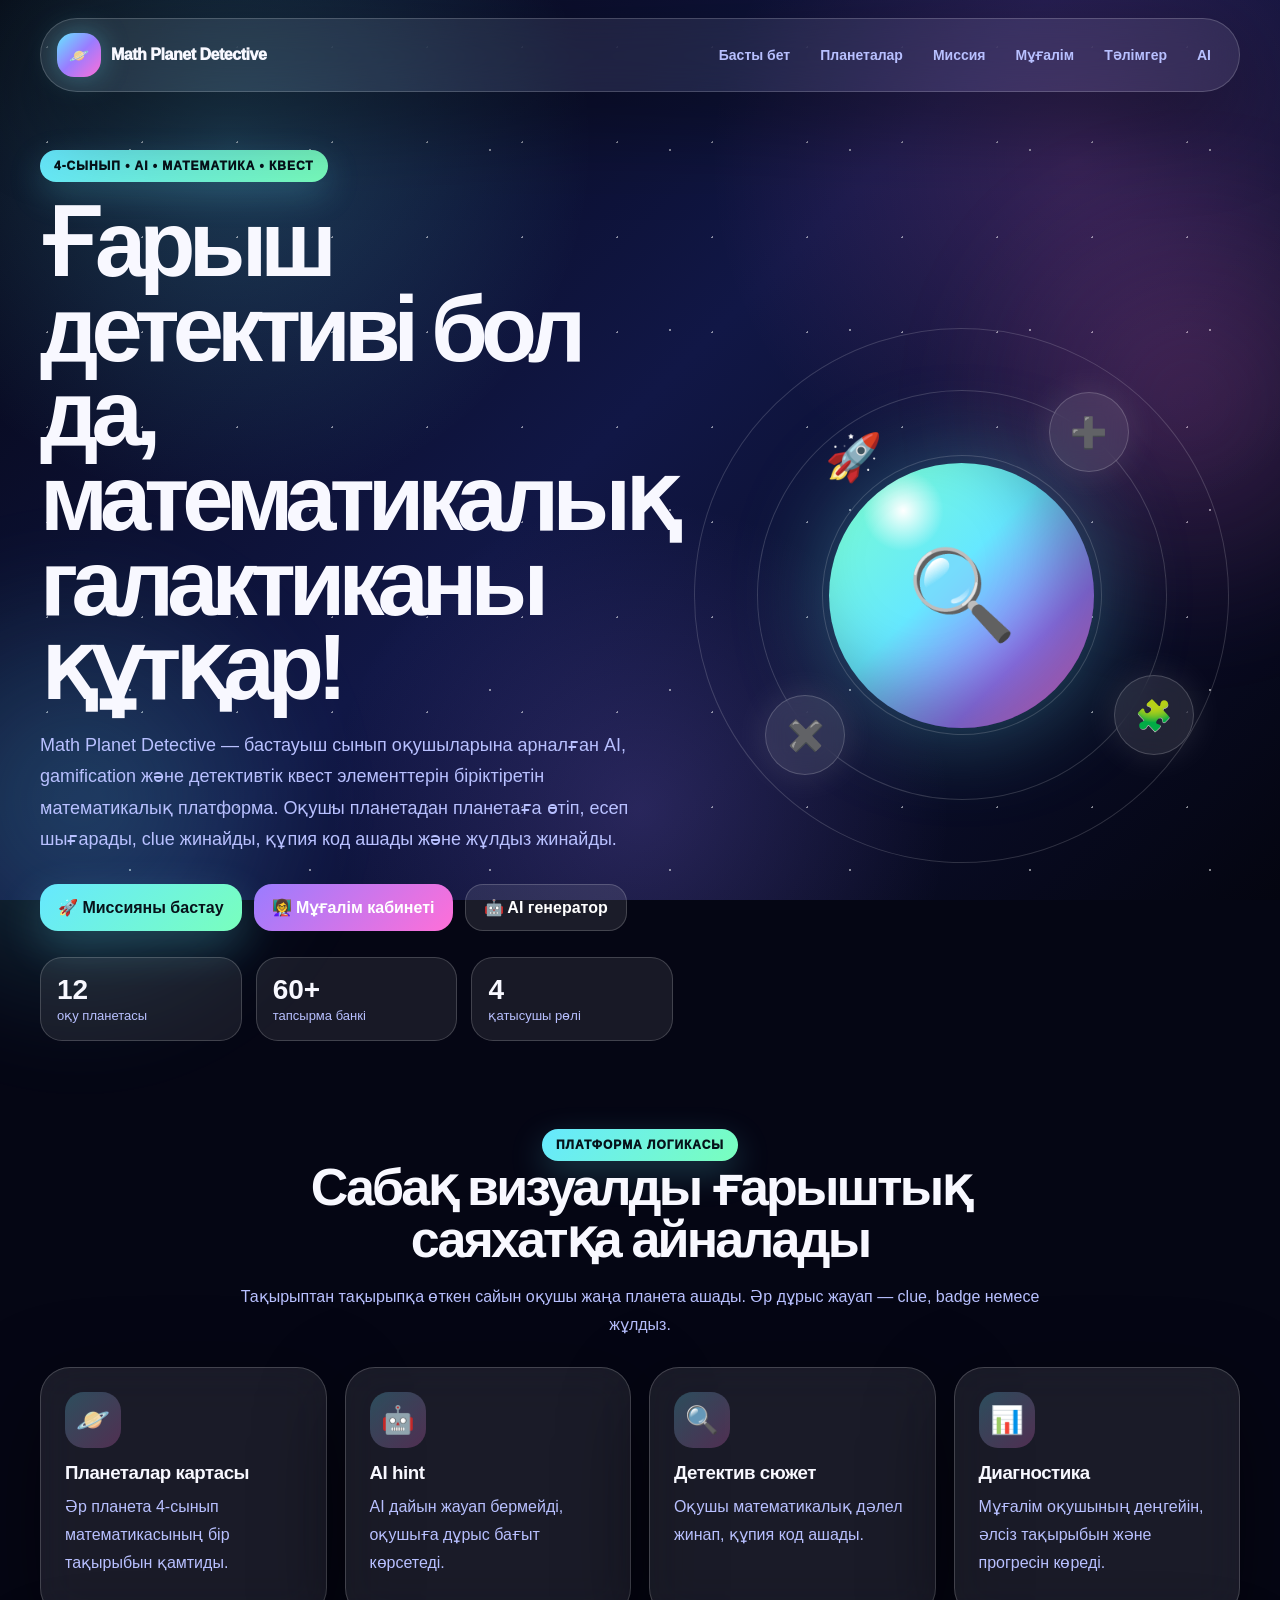
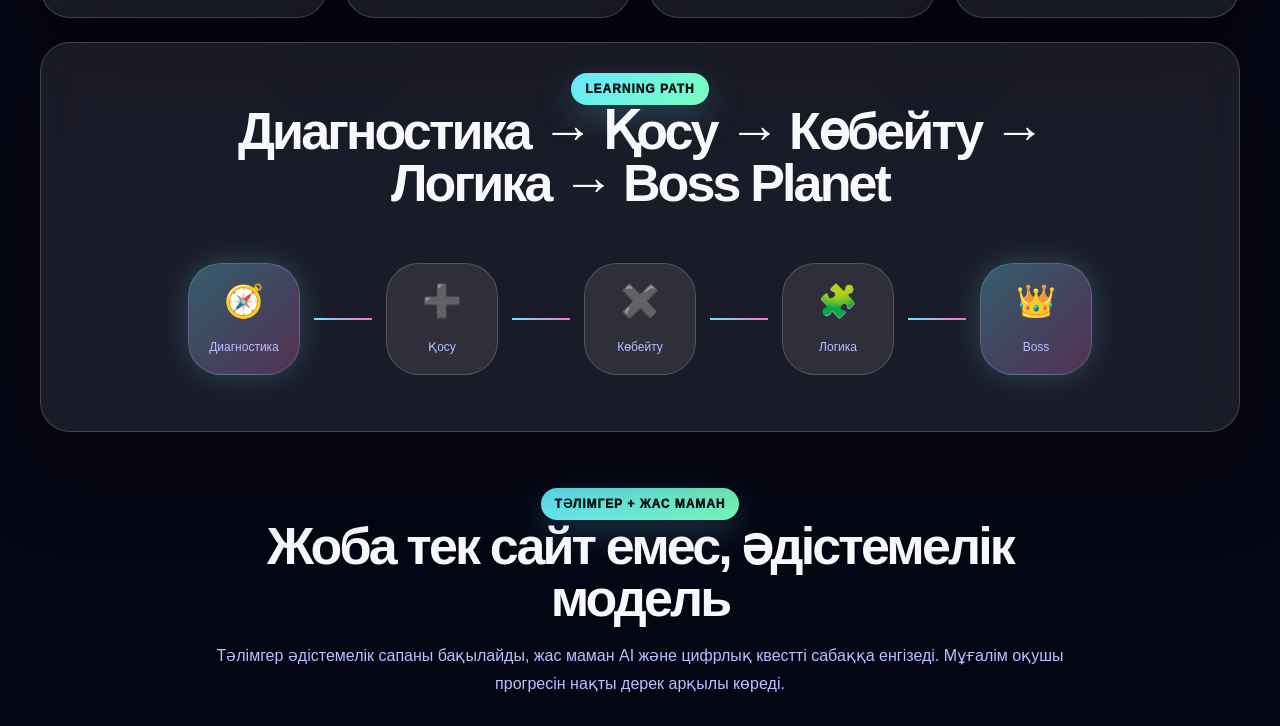
<file: index.html>
<!DOCTYPE html>
<html lang="kk">
<head>
  <meta charset="UTF-8" />
  <meta name="viewport" content="width=device-width, initial-scale=1.0" />
  <title>Math Planet Detective PRO</title>
  <link rel="stylesheet" href="css/style.css" />
</head>
<body>

  <div class="nebula nebula-1"></div>
  <div class="nebula nebula-2"></div>

  <header class="topbar">
    <a href="index.html" class="logo">
      <span class="logo-icon">🪐</span>
      <span>Math Planet Detective</span>
    </a>

    <nav>
      <a href="index.html">Басты бет</a>
      <a href="planets.html">Планеталар</a>
      <a href="mission.html">Миссия</a>
      <a href="teacher.html">Мұғалім</a>
      <a href="mentor.html">Тәлімгер</a>
      <a href="ai-generator.html">AI</a>
    </nav>
  </header>

  <main class="container">

    <section class="hero">
      <div class="hero-text">
        <span class="tag">4-сынып • AI • математика • квест</span>

        <h1>Ғарыш детективі бол да, математикалық галактиканы құтқар!</h1>

        <p>
          Math Planet Detective — бастауыш сынып оқушыларына арналған
          AI, gamification және детективтік квест элементтерін біріктіретін
          математикалық платформа. Оқушы планетадан планетаға өтіп,
          есеп шығарады, clue жинайды, құпия код ашады және жұлдыз жинайды.
        </p>

        <div class="hero-buttons">
         <a href="student-login.html" class="btn primary">🚀 Миссияны бастау</a>
          <a href="teacher.html" class="btn secondary">👩‍🏫 Мұғалім кабинеті</a>
          <a href="ai-generator.html" class="btn ghost">🤖 AI генератор</a>
        </div>

        <div class="hero-stats">
          <div>
            <b>12</b>
            <span>оқу планетасы</span>
          </div>
          <div>
            <b>60+</b>
            <span>тапсырма банкі</span>
          </div>
          <div>
            <b>4</b>
            <span>қатысушы рөлі</span>
          </div>
        </div>
      </div>

      <div class="hero-visual">
        <div class="orbit orbit-1"></div>
        <div class="orbit orbit-2"></div>
        <div class="orbit orbit-3"></div>

        <div class="main-planet">🔍</div>

        <div class="mini-planet p1">➕</div>
        <div class="mini-planet p2">✖️</div>
        <div class="mini-planet p3">🧩</div>
        <div class="rocket">🚀</div>
      </div>
    </section>

    <section class="section-title">
      <span class="tag">Платформа логикасы</span>
      <h2>Сабақ визуалды ғарыштық саяхатқа айналады</h2>
      <p>
        Тақырыптан тақырыпқа өткен сайын оқушы жаңа планета ашады.
        Әр дұрыс жауап — clue, badge немесе жұлдыз.
      </p>
    </section>

    <section class="feature-grid">
      <div class="feature-card">
        <div class="feature-icon">🪐</div>
        <h3>Планеталар картасы</h3>
        <p>Әр планета 4-сынып математикасының бір тақырыбын қамтиды.</p>
      </div>

      <div class="feature-card">
        <div class="feature-icon">🤖</div>
        <h3>AI hint</h3>
        <p>AI дайын жауап бермейді, оқушыға дұрыс бағыт көрсетеді.</p>
      </div>

      <div class="feature-card">
        <div class="feature-icon">🔍</div>
        <h3>Детектив сюжет</h3>
        <p>Оқушы математикалық дәлел жинап, құпия код ашады.</p>
      </div>

      <div class="feature-card">
        <div class="feature-icon">📊</div>
        <h3>Диагностика</h3>
        <p>Мұғалім оқушының деңгейін, әлсіз тақырыбын және прогресін көреді.</p>
      </div>
    </section>

    <section class="panel">
      <div class="section-title small">
        <span class="tag">Learning path</span>
        <h2>Диагностика → Қосу → Көбейту → Логика → Boss Planet</h2>
      </div>

      <div class="mission-path">
        <div class="path-node active">🧭<small>Диагностика</small></div>
        <div class="path-line"></div>
        <div class="path-node">➕<small>Қосу</small></div>
        <div class="path-line"></div>
        <div class="path-node">✖️<small>Көбейту</small></div>
        <div class="path-line"></div>
        <div class="path-node">🧩<small>Логика</small></div>
        <div class="path-line"></div>
        <div class="path-node boss">👑<small>Boss</small></div>
      </div>
    </section>

    <section class="section-title">
      <span class="tag">Тәлімгер + жас маман</span>
      <h2>Жоба тек сайт емес, әдістемелік модель</h2>
      <p>
        Тәлімгер әдістемелік сапаны бақылайды, жас маман AI және цифрлық
        квестті сабаққа енгізеді. Мұғалім оқушы прогресін нақты дерек арқылы көреді.
      </p>
    </section>

  </main>

</body>
</html>
</file>
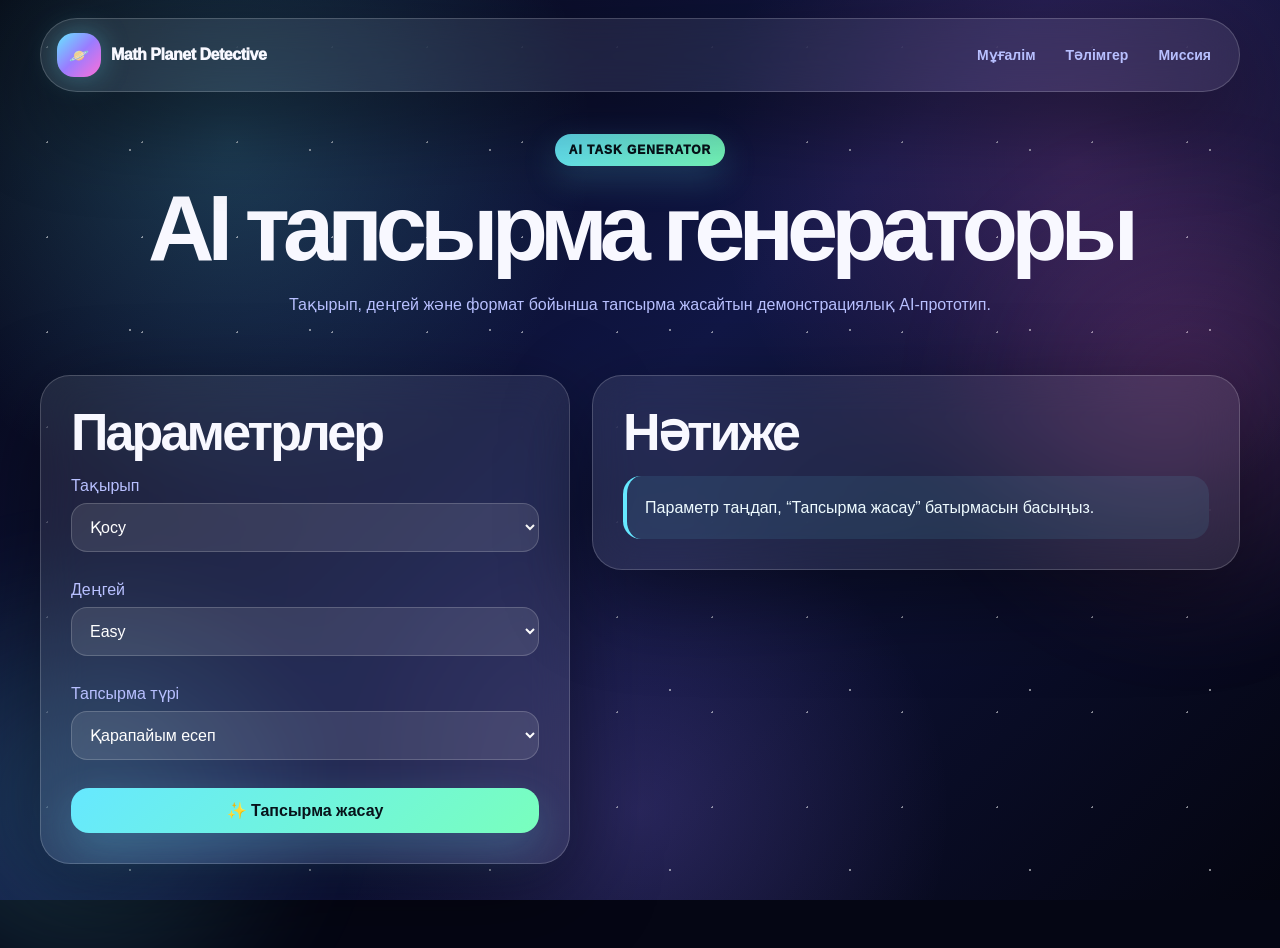
<file: ai-generator.html>
<!DOCTYPE html>
<html lang="kk">
<head>
  <meta charset="UTF-8" />
  <meta name="viewport" content="width=device-width, initial-scale=1.0" />
  <title>AI тапсырма генераторы</title>
  <link rel="stylesheet" href="css/style.css" />
</head>
<body>

  <div class="nebula nebula-1"></div>
  <div class="nebula nebula-2"></div>

  <header class="topbar">
    <a href="index.html" class="logo">
      <span class="logo-icon">🪐</span>
      <span>Math Planet Detective</span>
    </a>

    <nav>
      <a href="teacher.html">Мұғалім</a>
      <a href="mentor.html">Тәлімгер</a>
      <a href="mission.html">Миссия</a>
    </nav>
  </header>

  <main class="container">

    <section class="page-title">
      <span class="tag">AI Task Generator</span>
      <h1>AI тапсырма генераторы</h1>
      <p>
        Тақырып, деңгей және формат бойынша тапсырма жасайтын демонстрациялық AI-прототип.
      </p>
    </section>

    <section class="two-column">

      <div class="panel">
        <h2>Параметрлер</h2>

        <label>Тақырып</label>
        <select id="topic">
          <option value="addition">Қосу</option>
          <option value="subtraction">Азайту</option>
          <option value="multiplication">Көбейту</option>
          <option value="division">Бөлу</option>
          <option value="logic">Логика</option>
          <option value="geometry">Геометрия</option>
          <option value="measure">Өлшемдер</option>
          <option value="time">Уақыт</option>
          <option value="money">Ақша</option>
        </select>

        <label>Деңгей</label>
        <select id="level">
          <option value="easy">Easy</option>
          <option value="medium">Medium</option>
          <option value="pro">Pro</option>
        </select>

        <label>Тапсырма түрі</label>
        <select id="type">
          <option value="classic">Қарапайым есеп</option>
          <option value="story">Мәтіндік есеп</option>
          <option value="detective">Детектив жұмбақ</option>
          <option value="code">Құпия код</option>
        </select>

        <button class="btn primary full" id="generateBtn">✨ Тапсырма жасау</button>
      </div>

      <div class="panel">
        <h2>Нәтиже</h2>

        <div class="result-box" id="output">
          Параметр таңдап, “Тапсырма жасау” батырмасын басыңыз.
        </div>
      </div>

    </section>

  </main>

  <script src="js/generator.js"></script>
</body>
</html>
</file>
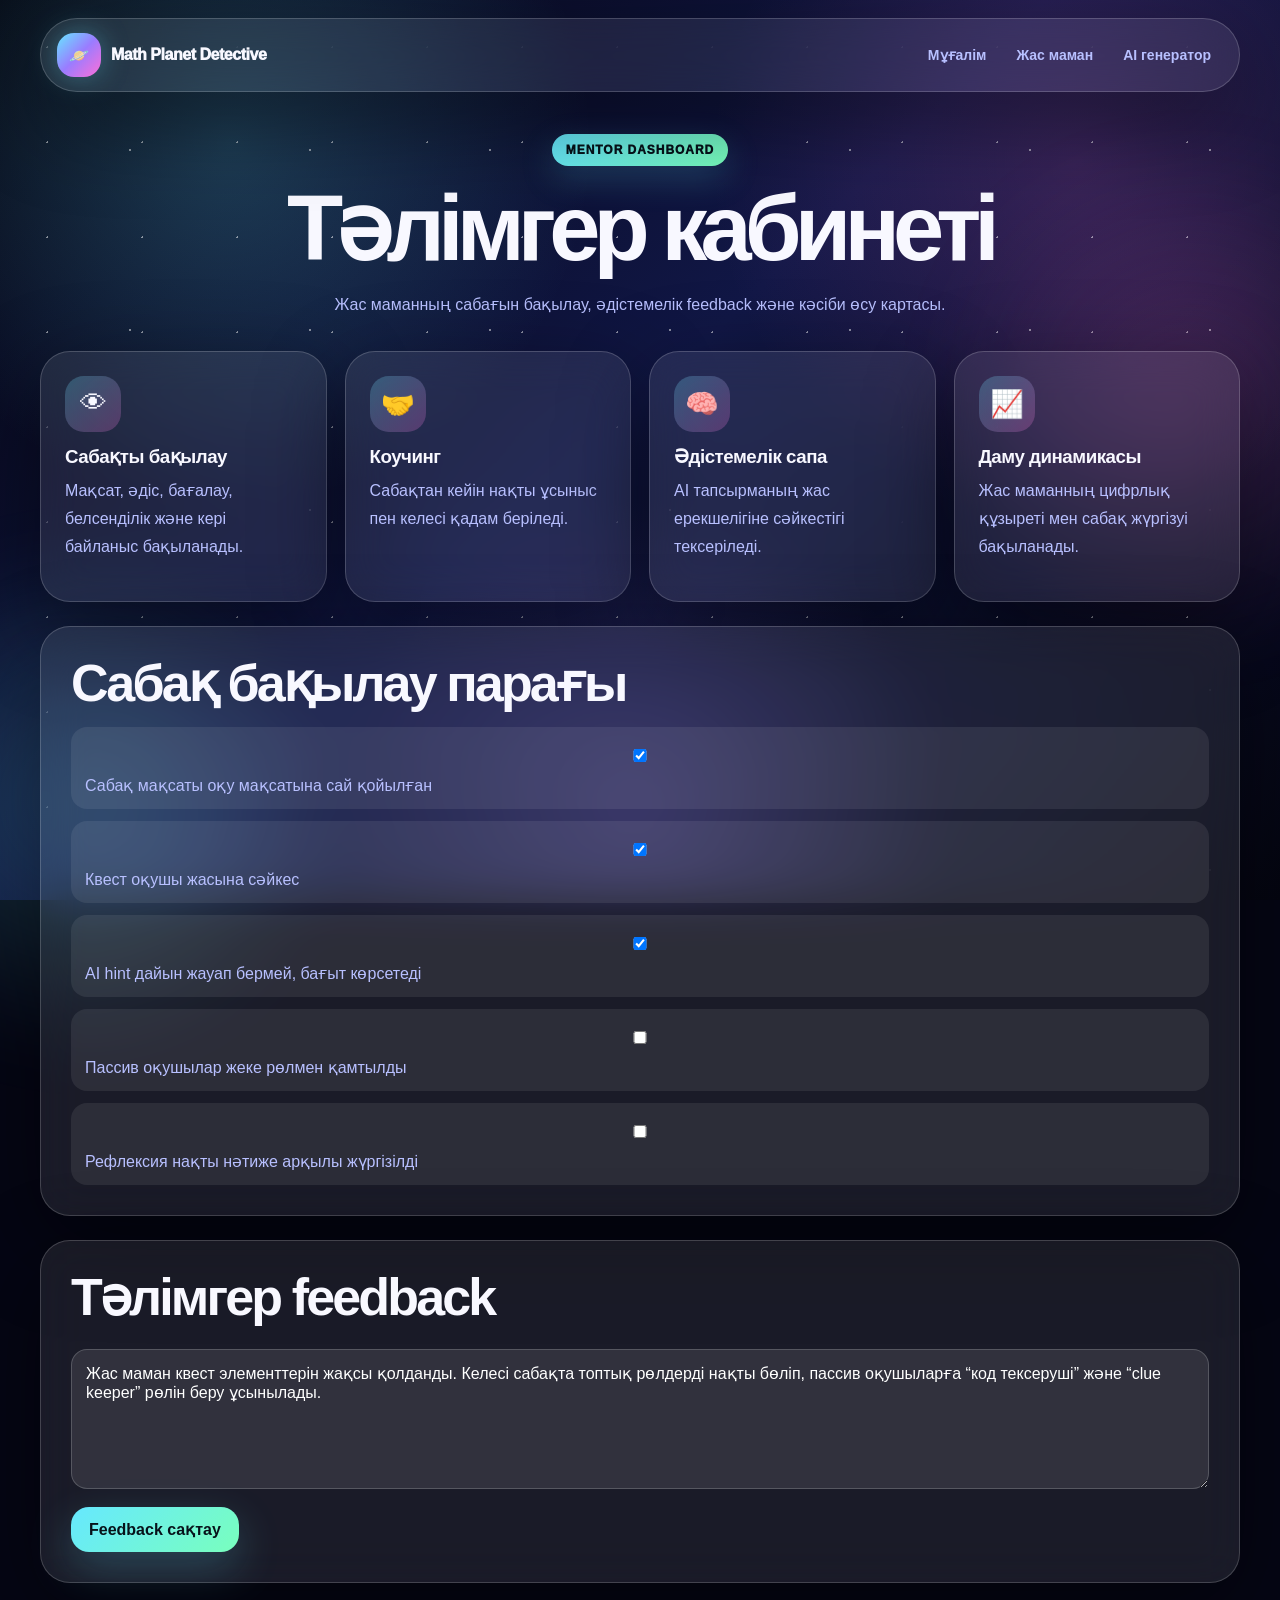
<file: mentor.html>
<!DOCTYPE html>
<html lang="kk">
<head>
  <meta charset="UTF-8" />
  <meta name="viewport" content="width=device-width, initial-scale=1.0" />
  <title>Тәлімгер кабинеті</title>
  <link rel="stylesheet" href="css/style.css" />
</head>
<body>

  <div class="nebula nebula-1"></div>
  <div class="nebula nebula-2"></div>

  <header class="topbar">
    <a href="index.html" class="logo">
      <span class="logo-icon">🪐</span>
      <span>Math Planet Detective</span>
    </a>

    <nav>
      <a href="teacher.html">Мұғалім</a>
      <a href="young-teacher.html">Жас маман</a>
      <a href="ai-generator.html">AI генератор</a>
    </nav>
  </header>

  <main class="container">

    <section class="page-title">
      <span class="tag">Mentor Dashboard</span>
      <h1>Тәлімгер кабинеті</h1>
      <p>
        Жас маманның сабағын бақылау, әдістемелік feedback және кәсіби өсу картасы.
      </p>
    </section>

    <section class="feature-grid">
      <div class="feature-card">
        <div class="feature-icon">👁</div>
        <h3>Сабақты бақылау</h3>
        <p>Мақсат, әдіс, бағалау, белсенділік және кері байланыс бақыланады.</p>
      </div>

      <div class="feature-card">
        <div class="feature-icon">🤝</div>
        <h3>Коучинг</h3>
        <p>Сабақтан кейін нақты ұсыныс пен келесі қадам беріледі.</p>
      </div>

      <div class="feature-card">
        <div class="feature-icon">🧠</div>
        <h3>Әдістемелік сапа</h3>
        <p>AI тапсырманың жас ерекшелігіне сәйкестігі тексеріледі.</p>
      </div>

      <div class="feature-card">
        <div class="feature-icon">📈</div>
        <h3>Даму динамикасы</h3>
        <p>Жас маманның цифрлық құзыреті мен сабақ жүргізуі бақыланады.</p>
      </div>
    </section>

    <section class="panel">
      <h2>Сабақ бақылау парағы</h2>

      <div class="checklist">
        <label><input type="checkbox" checked /> Сабақ мақсаты оқу мақсатына сай қойылған</label>
        <label><input type="checkbox" checked /> Квест оқушы жасына сәйкес</label>
        <label><input type="checkbox" checked /> AI hint дайын жауап бермей, бағыт көрсетеді</label>
        <label><input type="checkbox" /> Пассив оқушылар жеке рөлмен қамтылды</label>
        <label><input type="checkbox" /> Рефлексия нақты нәтиже арқылы жүргізілді</label>
      </div>
    </section>

    <section class="panel">
      <h2>Тәлімгер feedback</h2>

      <textarea>
Жас маман квест элементтерін жақсы қолданды. Келесі сабақта топтық рөлдерді нақты бөліп, пассив оқушыларға “код тексеруші” және “clue keeper” рөлін беру ұсынылады.
      </textarea>

      <button class="btn primary">Feedback сақтау</button>
    </section>

  </main>

</body>
</html>
</file>
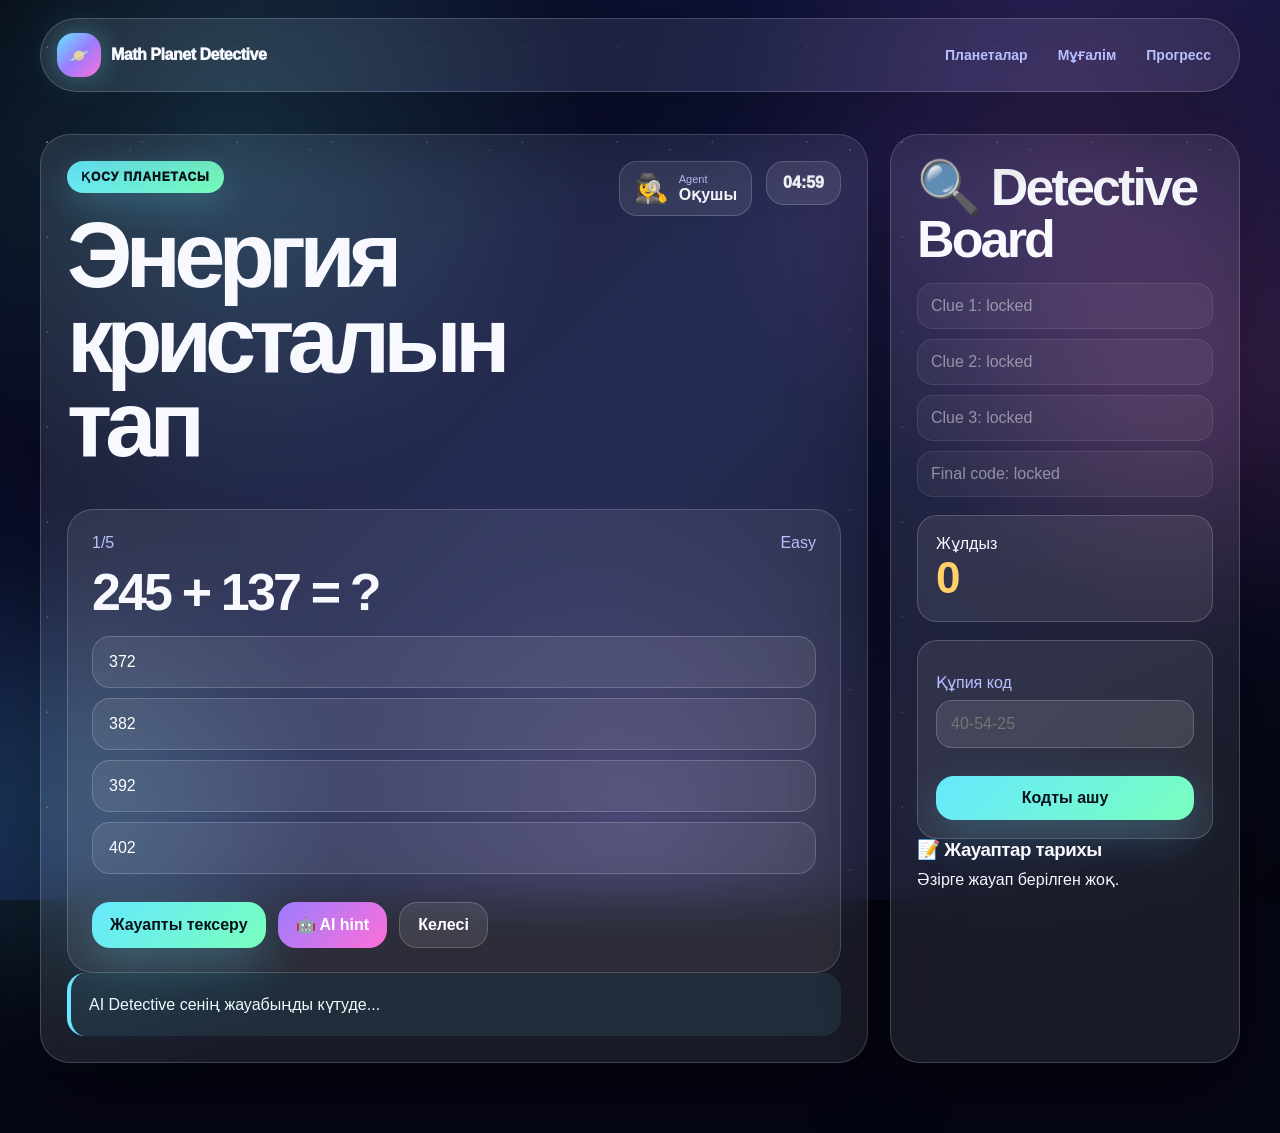
<file: mission.html>
<!DOCTYPE html>
<html lang="kk">
<head>
  <meta charset="UTF-8" />
  <meta name="viewport" content="width=device-width, initial-scale=1.0" />
  <title>Миссия</title>
  <link rel="stylesheet" href="css/style.css" />
</head>
<body>

  <div class="nebula nebula-1"></div>
  <div class="nebula nebula-2"></div>

  <header class="topbar">
    <a href="index.html" class="logo">
      <span class="logo-icon">🪐</span>
      <span>Math Planet Detective</span>
    </a>

    <nav>
      <a href="planets.html">Планеталар</a>
      <a href="teacher.html">Мұғалім</a>
      <a href="progress.html">Прогресс</a>
    </nav>
  </header>

  <main class="container">

    <section class="mission-layout">

      <div class="mission-card">
       <div class="mission-header">
  <div>
    <span class="tag" id="planetLabel">Қосу планетасы</span>
    <h1 id="missionTitle">Энергия кристалын тап</h1>
  </div>

  <div class="current-student-mini">
    <span id="miniStudentAvatar">🕵️‍♀️</span>
    <div>
      <small>Agent</small>
      <b id="miniStudentName">Оқушы</b>
    </div>
  </div>

  <div class="timer" id="timer">05:00</div>
</div>
        <div class="question-box">
          <div class="question-meta">
            <span id="questionNumber">1/5</span>
            <span id="difficulty">Easy</span>
          </div>

          <h2 id="questionText">245 + 137 = ?</h2>

          <div class="answers" id="answerArea"></div>

          <div class="hero-buttons" id="missionButtons">
            <button class="btn primary" id="checkBtn">Жауапты тексеру</button>
            <button class="btn secondary" id="hintBtn">🤖 AI hint</button>
            <button class="btn ghost" id="nextBtn">Келесі</button>
          </div>
        </div>

        <div class="feedback" id="feedback">
          AI Detective сенің жауабыңды күтуде...
        </div>
      </div>

    <aside class="detective-board">
  <h2>🔍 Detective Board</h2>

  <div id="clues">
    <div class="clue locked">Clue 1: locked</div>
    <div class="clue locked">Clue 2: locked</div>
    <div class="clue locked">Clue 3: locked</div>
    <div class="clue locked">Final code: locked</div>
  </div>

  <div class="score-box">
    <span>Жұлдыз</span>
    <b id="starsCount">0</b>
  </div>

  <div class="code-box">
    <label>Құпия код</label>
    <input type="text" id="secretCode" placeholder="40-54-25" />
    <button class="btn primary full" id="unlockBtn">Кодты ашу</button>
  </div>

  <div class="answers-history-box">
    <h3>📝 Жауаптар тарихы</h3>
    <div id="liveAnswersHistory">
      Әзірге жауап берілген жоқ.
    </div>
  </div>
</aside>

    </section>

  </main>

  <script src="js/data.js"></script>
  <script src="js/mission.js"></script>
</body>
</html>
</file>
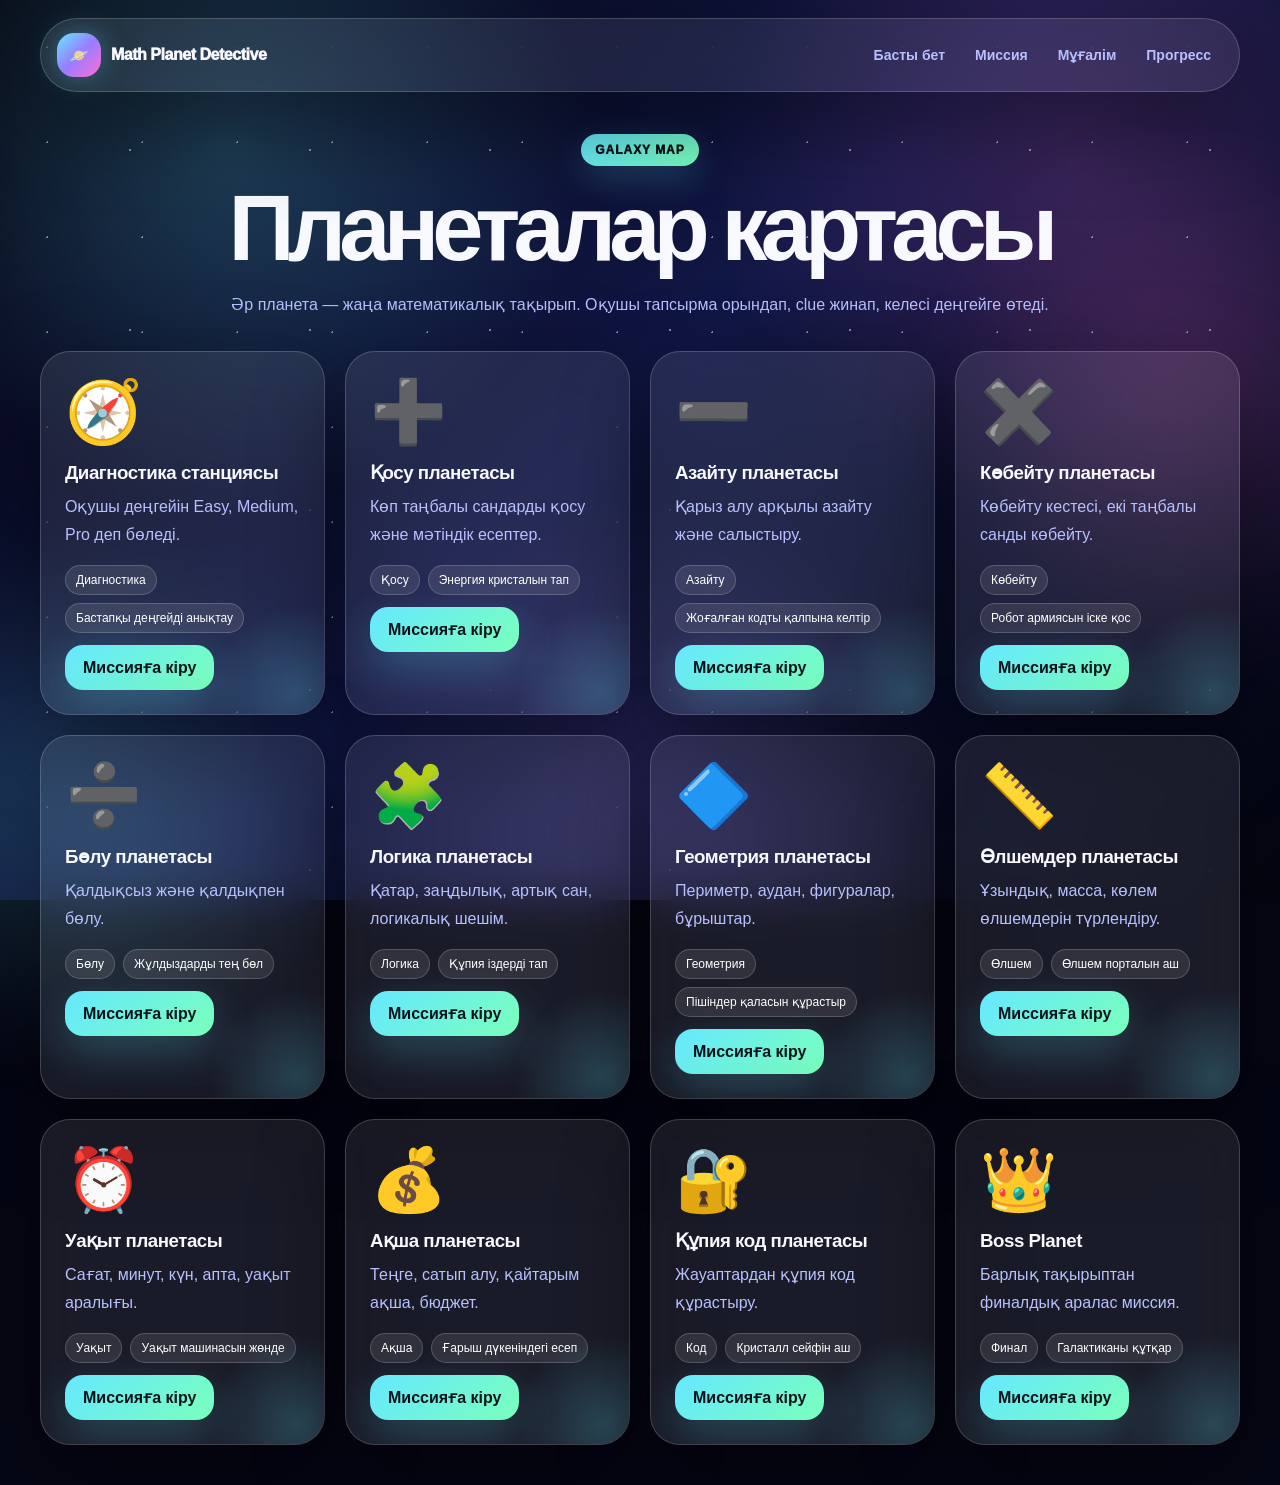
<file: planets.html>
<!DOCTYPE html>
<html lang="kk">
<head>
  <meta charset="UTF-8" />
  <meta name="viewport" content="width=device-width, initial-scale=1.0" />
  <title>Планеталар картасы</title>
  <link rel="stylesheet" href="css/style.css" />
</head>
<body>

  <div class="nebula nebula-1"></div>
  <div class="nebula nebula-2"></div>

  <header class="topbar">
    <a href="index.html" class="logo">
      <span class="logo-icon">🪐</span>
      <span>Math Planet Detective</span>
    </a>

    <nav>
      <a href="index.html">Басты бет</a>
      <a href="mission.html">Миссия</a>
      <a href="teacher.html">Мұғалім</a>
      <a href="progress.html">Прогресс</a>
    </nav>
  </header>

  <main class="container">

    <section class="page-title">
      <span class="tag">Galaxy Map</span>
      <h1>Планеталар картасы</h1>
      <p>
        Әр планета — жаңа математикалық тақырып. Оқушы тапсырма орындап,
        clue жинап, келесі деңгейге өтеді.
      </p>
    </section>

    <section class="planet-map" id="planetMap"></section>

  </main>

  <script src="js/data.js"></script>
  <script src="js/app.js"></script>
</body>
</html>
</file>
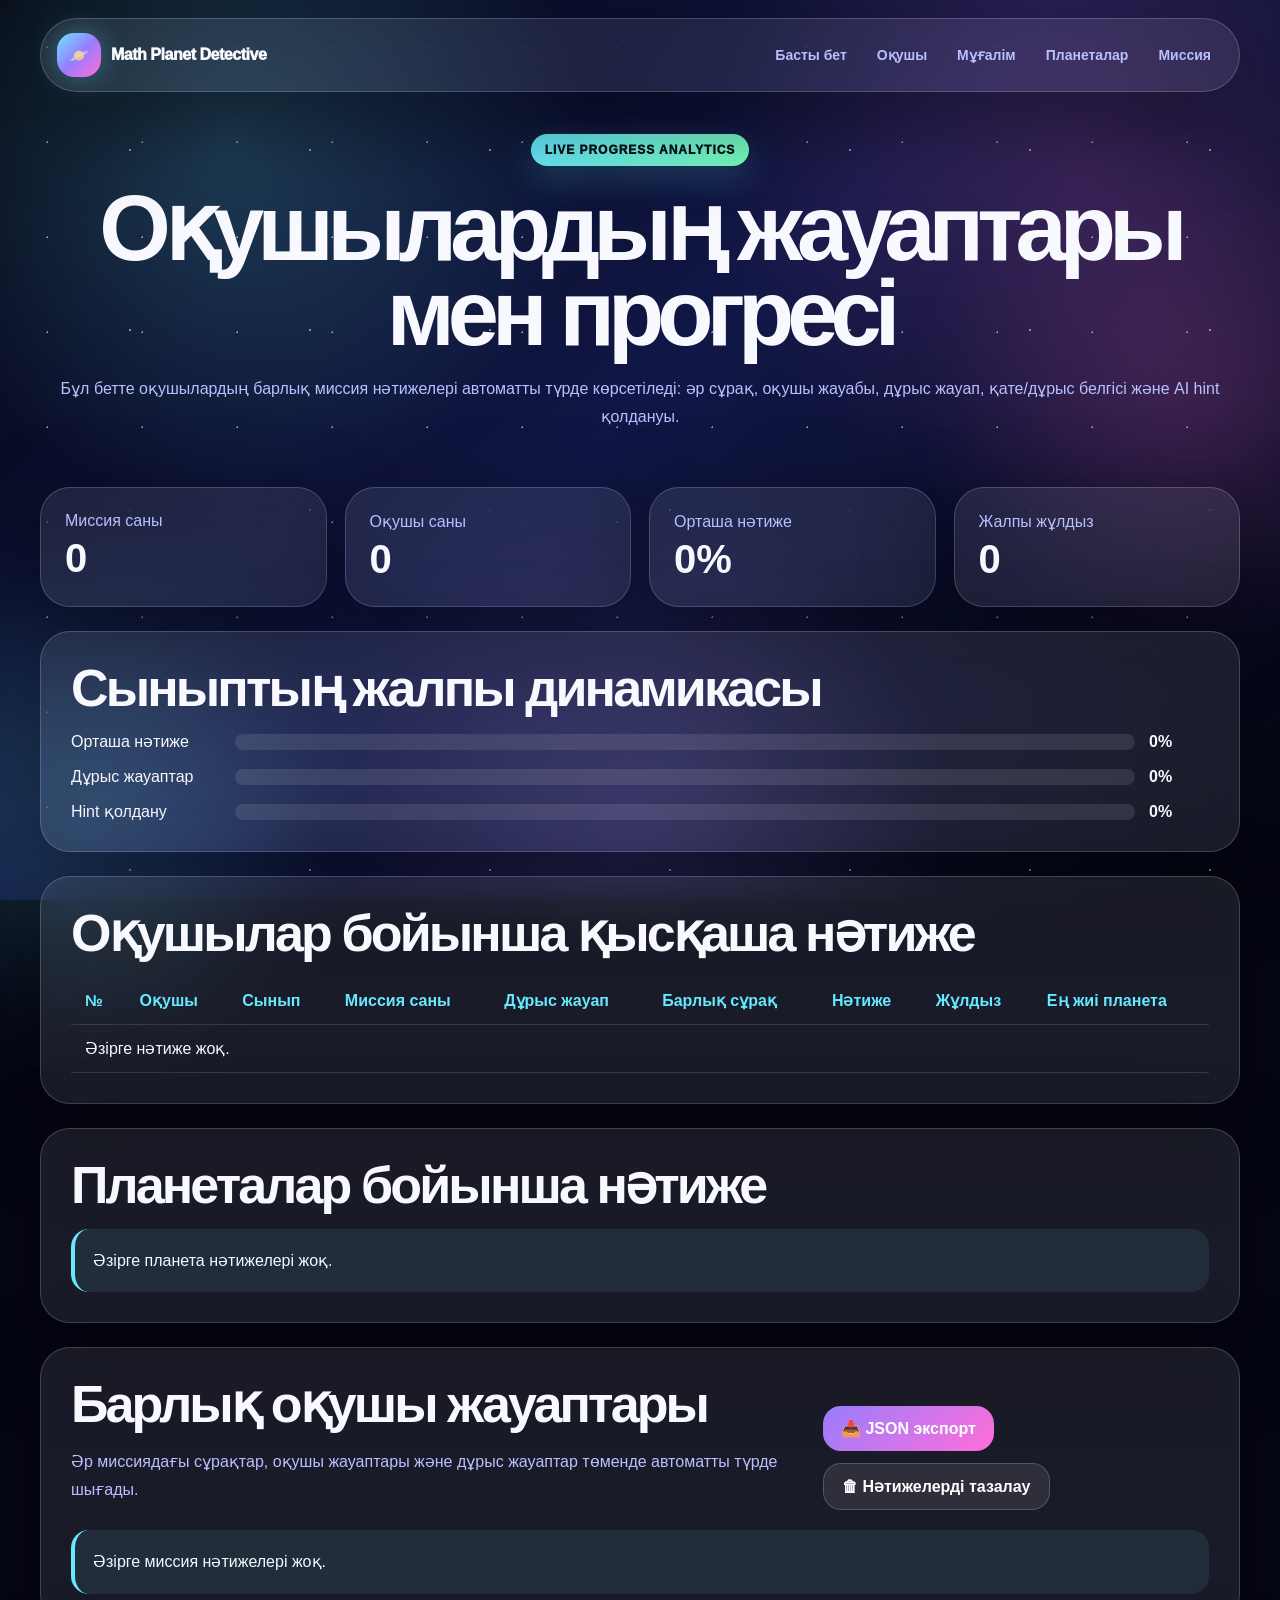
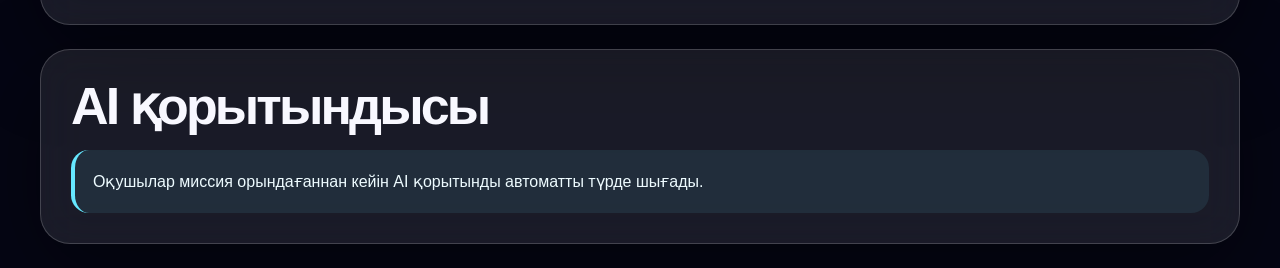
<file: progress.html>
<!DOCTYPE html>
<html lang="kk">
<head>
  <meta charset="UTF-8" />
  <meta name="viewport" content="width=device-width, initial-scale=1.0" />
  <title>Прогресс аналитикасы</title>
  <link rel="stylesheet" href="css/style.css" />
</head>
<body>

  <div class="nebula nebula-1"></div>
  <div class="nebula nebula-2"></div>

  <header class="topbar">
    <a href="index.html" class="logo">
      <span class="logo-icon">🪐</span>
      <span>Math Planet Detective</span>
    </a>

    <nav>
      <a href="index.html">Басты бет</a>
      <a href="student.html">Оқушы</a>
      <a href="teacher.html">Мұғалім</a>
      <a href="planets.html">Планеталар</a>
      <a href="mission.html">Миссия</a>
    </nav>
  </header>

  <main class="container">

    <section class="page-title">
      <span class="tag">Live Progress Analytics</span>
      <h1>Оқушылардың жауаптары мен прогресі</h1>
      <p>
        Бұл бетте оқушылардың барлық миссия нәтижелері автоматты түрде көрсетіледі:
        әр сұрақ, оқушы жауабы, дұрыс жауап, қате/дұрыс белгісі және AI hint қолдануы.
      </p>
    </section>

    <!-- LIVE SUMMARY -->
    <section class="stats-grid">
      <div class="stat-card">
        <span>Миссия саны</span>
        <b id="totalMissions">0</b>
      </div>

      <div class="stat-card">
        <span>Оқушы саны</span>
        <b id="totalStudents">0</b>
      </div>

      <div class="stat-card">
        <span>Орташа нәтиже</span>
        <b id="averageScore">0%</b>
      </div>

      <div class="stat-card">
        <span>Жалпы жұлдыз</span>
        <b id="totalStars">0</b>
      </div>
    </section>

    <!-- CLASS DYNAMICS -->
    <section class="panel">
      <h2>Сыныптың жалпы динамикасы</h2>

      <div class="chart">
        <div class="bar">
          <span>Орташа нәтиже</span>
          <div><i id="averageScoreBar" style="width:0%"></i></div>
          <b id="averageScoreText">0%</b>
        </div>

        <div class="bar">
          <span>Дұрыс жауаптар</span>
          <div><i id="correctAnswersBar" style="width:0%"></i></div>
          <b id="correctAnswersText">0%</b>
        </div>

        <div class="bar">
          <span>Hint қолдану</span>
          <div><i id="hintUsageBar" style="width:0%"></i></div>
          <b id="hintUsageText">0%</b>
        </div>
      </div>
    </section>

    <!-- STUDENT SUMMARY TABLE -->
    <section class="panel">
      <h2>Оқушылар бойынша қысқаша нәтиже</h2>

      <div class="table-wrap">
        <table>
          <thead>
            <tr>
              <th>№</th>
              <th>Оқушы</th>
              <th>Сынып</th>
              <th>Миссия саны</th>
              <th>Дұрыс жауап</th>
              <th>Барлық сұрақ</th>
              <th>Нәтиже</th>
              <th>Жұлдыз</th>
              <th>Ең жиі планета</th>
            </tr>
          </thead>

          <tbody id="studentSummaryBody">
            <tr>
              <td colspan="9">Әзірге нәтиже жоқ.</td>
            </tr>
          </tbody>
        </table>
      </div>
    </section>

    <!-- PLANET SUMMARY -->
    <section class="panel">
      <h2>Планеталар бойынша нәтиже</h2>

      <div class="chart" id="planetChart">
        <div class="ai-note">Әзірге планета нәтижелері жоқ.</div>
      </div>
    </section>

    <!-- ALL MISSION ANSWERS -->
    <section class="panel">
      <div class="mission-results-header">
        <div>
          <h2>Барлық оқушы жауаптары</h2>
          <p>
            Әр миссиядағы сұрақтар, оқушы жауаптары және дұрыс жауаптар төменде автоматты түрде шығады.
          </p>
        </div>

        <div class="hero-buttons">
          <button class="btn secondary" id="exportBtn">📥 JSON экспорт</button>
          <button class="btn ghost" id="clearResultsBtn">🗑 Нәтижелерді тазалау</button>
        </div>
      </div>

      <div id="missionResultsBox" class="mission-results-box">
        <div class="ai-note">Әзірге миссия нәтижелері жоқ.</div>
      </div>
    </section>

    <!-- AI SUMMARY -->
    <section class="panel">
      <h2>AI қорытындысы</h2>

      <div class="ai-note" id="aiSummary">
        Оқушылар миссия орындағаннан кейін AI қорытынды автоматты түрде шығады.
      </div>
    </section>

  </main>

  <script>
    const totalMissionsEl = document.getElementById("totalMissions");
    const totalStudentsEl = document.getElementById("totalStudents");
    const averageScoreEl = document.getElementById("averageScore");
    const totalStarsEl = document.getElementById("totalStars");

    const averageScoreBar = document.getElementById("averageScoreBar");
    const averageScoreText = document.getElementById("averageScoreText");

    const correctAnswersBar = document.getElementById("correctAnswersBar");
    const correctAnswersText = document.getElementById("correctAnswersText");

    const hintUsageBar = document.getElementById("hintUsageBar");
    const hintUsageText = document.getElementById("hintUsageText");

    const studentSummaryBody = document.getElementById("studentSummaryBody");
    const planetChart = document.getElementById("planetChart");
    const missionResultsBox = document.getElementById("missionResultsBox");
    const aiSummary = document.getElementById("aiSummary");

    const exportBtn = document.getElementById("exportBtn");
    const clearResultsBtn = document.getElementById("clearResultsBtn");

    function getMissionResults() {
      return JSON.parse(localStorage.getItem("missionResults")) || [];
    }

    function saveMissionResults(results) {
      localStorage.setItem("missionResults", JSON.stringify(results));
    }

    function getPercent(part, total) {
      if (!total || total === 0) return 0;
      return Math.round((part / total) * 100);
    }

    function renderMainStats(results) {
      if (results.length === 0) {
        totalMissionsEl.textContent = "0";
        totalStudentsEl.textContent = "0";
        averageScoreEl.textContent = "0%";
        totalStarsEl.textContent = "0";

        averageScoreBar.style.width = "0%";
        averageScoreText.textContent = "0%";

        correctAnswersBar.style.width = "0%";
        correctAnswersText.textContent = "0%";

        hintUsageBar.style.width = "0%";
        hintUsageText.textContent = "0%";
        return;
      }

      const uniqueStudents = new Set(results.map(item => item.studentName));

      const totalCorrect = results.reduce((sum, item) => sum + Number(item.correctCount || 0), 0);
      const totalQuestions = results.reduce((sum, item) => sum + Number(item.totalQuestions || 0), 0);
      const totalStars = results.reduce((sum, item) => sum + Number(item.stars || 0), 0);

      const allAnswers = results.flatMap(item => item.answers || []);
      const hintUsedCount = allAnswers.filter(answer => answer.usedHint).length;

      const averageScore = getPercent(totalCorrect, totalQuestions);
      const hintUsage = getPercent(hintUsedCount, allAnswers.length);

      totalMissionsEl.textContent = results.length;
      totalStudentsEl.textContent = uniqueStudents.size;
      averageScoreEl.textContent = averageScore + "%";
      totalStarsEl.textContent = totalStars;

      averageScoreBar.style.width = averageScore + "%";
      averageScoreText.textContent = averageScore + "%";

      correctAnswersBar.style.width = averageScore + "%";
      correctAnswersText.textContent = averageScore + "%";

      hintUsageBar.style.width = hintUsage + "%";
      hintUsageText.textContent = hintUsage + "%";
    }

    function groupByStudent(results) {
      const map = {};

      results.forEach(result => {
        const name = result.studentName || "Белгісіз оқушы";

        if (!map[name]) {
          map[name] = {
            name: name,
            studentClass: result.studentClass || "4 А",
            avatar: result.avatar || "🕵️‍♀️",
            missions: 0,
            correct: 0,
            total: 0,
            stars: 0,
            planets: {}
          };
        }

        map[name].missions += 1;
        map[name].correct += Number(result.correctCount || 0);
        map[name].total += Number(result.totalQuestions || 0);
        map[name].stars += Number(result.stars || 0);

        const planet = result.planet || "Белгісіз планета";
        map[name].planets[planet] = (map[name].planets[planet] || 0) + 1;
      });

      return Object.values(map);
    }

    function renderStudentSummary(results) {
      const students = groupByStudent(results);

      if (students.length === 0) {
        studentSummaryBody.innerHTML = `
          <tr>
            <td colspan="9">Әзірге нәтиже жоқ.</td>
          </tr>
        `;
        return;
      }

      students.sort((a, b) => b.stars - a.stars);

      studentSummaryBody.innerHTML = students.map((student, index) => {
        const percent = getPercent(student.correct, student.total);

        const mostPlanet = Object.keys(student.planets).sort(
          (a, b) => student.planets[b] - student.planets[a]
        )[0];

        return `
          <tr>
            <td>${index + 1}</td>
            <td><b>${student.avatar} ${student.name}</b></td>
            <td>${student.studentClass}</td>
            <td>${student.missions}</td>
            <td>${student.correct}</td>
            <td>${student.total}</td>
            <td class="${percent >= 70 ? "positive" : "negative"}">${percent}%</td>
            <td>${student.stars} ⭐</td>
            <td>${mostPlanet}</td>
          </tr>
        `;
      }).join("");
    }

    function groupByPlanet(results) {
      const map = {};

      results.forEach(result => {
        const planet = result.planet || "Белгісіз планета";

        if (!map[planet]) {
          map[planet] = {
            planet: planet,
            missions: 0,
            correct: 0,
            total: 0
          };
        }

        map[planet].missions += 1;
        map[planet].correct += Number(result.correctCount || 0);
        map[planet].total += Number(result.totalQuestions || 0);
      });

      return Object.values(map);
    }

    function renderPlanetChart(results) {
      const planets = groupByPlanet(results);

      if (planets.length === 0) {
        planetChart.innerHTML = `<div class="ai-note">Әзірге планета нәтижелері жоқ.</div>`;
        return;
      }

      planets.sort((a, b) => getPercent(b.correct, b.total) - getPercent(a.correct, a.total));

      planetChart.innerHTML = planets.map(item => {
        const percent = getPercent(item.correct, item.total);

        return `
          <div class="bar">
            <span>${item.planet}</span>
            <div><i style="width:${percent}%"></i></div>
            <b>${percent}%</b>
          </div>
        `;
      }).join("");
    }

    function renderMissionResults(results) {
      if (results.length === 0) {
        missionResultsBox.innerHTML = `<div class="ai-note">Әзірге миссия нәтижелері жоқ.</div>`;
        return;
      }

      const reversedResults = [...results].reverse();

      missionResultsBox.innerHTML = reversedResults.map((result, missionIndex) => {
        const percent = getPercent(result.correctCount, result.totalQuestions);

        const answersHtml = (result.answers || []).map(answer => `
          <div class="saved-answer ${answer.isCorrect ? "correct" : "wrong"}">
            <div class="saved-answer-top">
              <b>${answer.questionNumber}. ${answer.isCorrect ? "✅ Дұрыс" : "❌ Қате"}</b>
              <span>${answer.usedHint ? "🤖 Hint қолданды" : "Hint қолданбады"}</span>
            </div>

            <p>${answer.question}</p>

            <small>
              Оқушы жауабы: <b>${answer.selectedAnswer}</b><br>
              Дұрыс жауап: <b>${answer.correctAnswer}</b>
            </small>
          </div>
        `).join("");

        return `
          <div class="mission-result-card">
            <div class="mission-result-header">
              <div>
                <h3>${result.avatar || "🕵️‍♀️"} ${result.studentName || "Белгісіз оқушы"}</h3>
                <p>
                  ${result.studentClass || "4 А"} •
                  ${result.planet || "Белгісіз планета"} •
                  ${result.mission || "Миссия"} •
                  ${result.date || ""}
                </p>
              </div>

              <div class="mission-score">
                <strong>${result.correctCount}/${result.totalQuestions}</strong>
                <span>${percent}% • ${result.stars || 0} ⭐</span>
              </div>
            </div>

            <div class="answers-list">
              ${answersHtml || `<div class="ai-note">Бұл миссияда жауаптар сақталмаған.</div>`}
            </div>
          </div>
        `;
      }).join("");
    }

    function renderAISummary(results) {
      if (results.length === 0) {
        aiSummary.textContent = "Оқушылар миссия орындағаннан кейін AI қорытынды автоматты түрде шығады.";
        return;
      }

      const totalCorrect = results.reduce((sum, item) => sum + Number(item.correctCount || 0), 0);
      const totalQuestions = results.reduce((sum, item) => sum + Number(item.totalQuestions || 0), 0);
      const average = getPercent(totalCorrect, totalQuestions);

      const planets = groupByPlanet(results);

      const weakestPlanet = planets.sort(
        (a, b) => getPercent(a.correct, a.total) - getPercent(b.correct, b.total)
      )[0];

      const allAnswers = results.flatMap(item => item.answers || []);
      const wrongAnswers = allAnswers.filter(answer => !answer.isCorrect);
      const hintUsed = allAnswers.filter(answer => answer.usedHint).length;
      const hintPercent = getPercent(hintUsed, allAnswers.length);

      let summaryText = `
        Жалпы орташа нәтиже <b>${average}%</b>. 
        Барлығы <b>${results.length}</b> миссия орындалды.
        Оқушылар <b>${totalCorrect}</b> дұрыс жауап берді, жалпы сұрақ саны <b>${totalQuestions}</b>.
      `;

      if (weakestPlanet) {
        summaryText += `
          Ең көп назар қажет ететін бағыт: <b>${weakestPlanet.planet}</b>
          (${getPercent(weakestPlanet.correct, weakestPlanet.total)}%).
        `;
      }

      summaryText += `
        Hint қолдану көрсеткіші: <b>${hintPercent}%</b>.
        Қате жауап саны: <b>${wrongAnswers.length}</b>.
        Келесі сабақта әлсіз планета бойынша Easy → Medium → Pro форматында қысқа квест ұйымдастыру ұсынылады.
      `;

      aiSummary.innerHTML = summaryText;
    }

    function renderAll() {
      const results = getMissionResults();

      renderMainStats(results);
      renderStudentSummary(results);
      renderPlanetChart(results);
      renderMissionResults(results);
      renderAISummary(results);
    }

    exportBtn.addEventListener("click", () => {
      const results = getMissionResults();

      const dataStr = JSON.stringify(results, null, 2);
      const blob = new Blob([dataStr], { type: "application/json" });
      const url = URL.createObjectURL(blob);

      const link = document.createElement("a");
      link.href = url;
      link.download = "math-planet-mission-results.json";
      link.click();

      URL.revokeObjectURL(url);
    });

    clearResultsBtn.addEventListener("click", () => {
      const confirmClear = confirm("Барлық миссия жауаптарын тазалайсыз ба?");

      if (!confirmClear) return;

      localStorage.removeItem("missionResults");
      renderAll();
    });

    renderAll();
  </script>

</body>
</html>
</file>
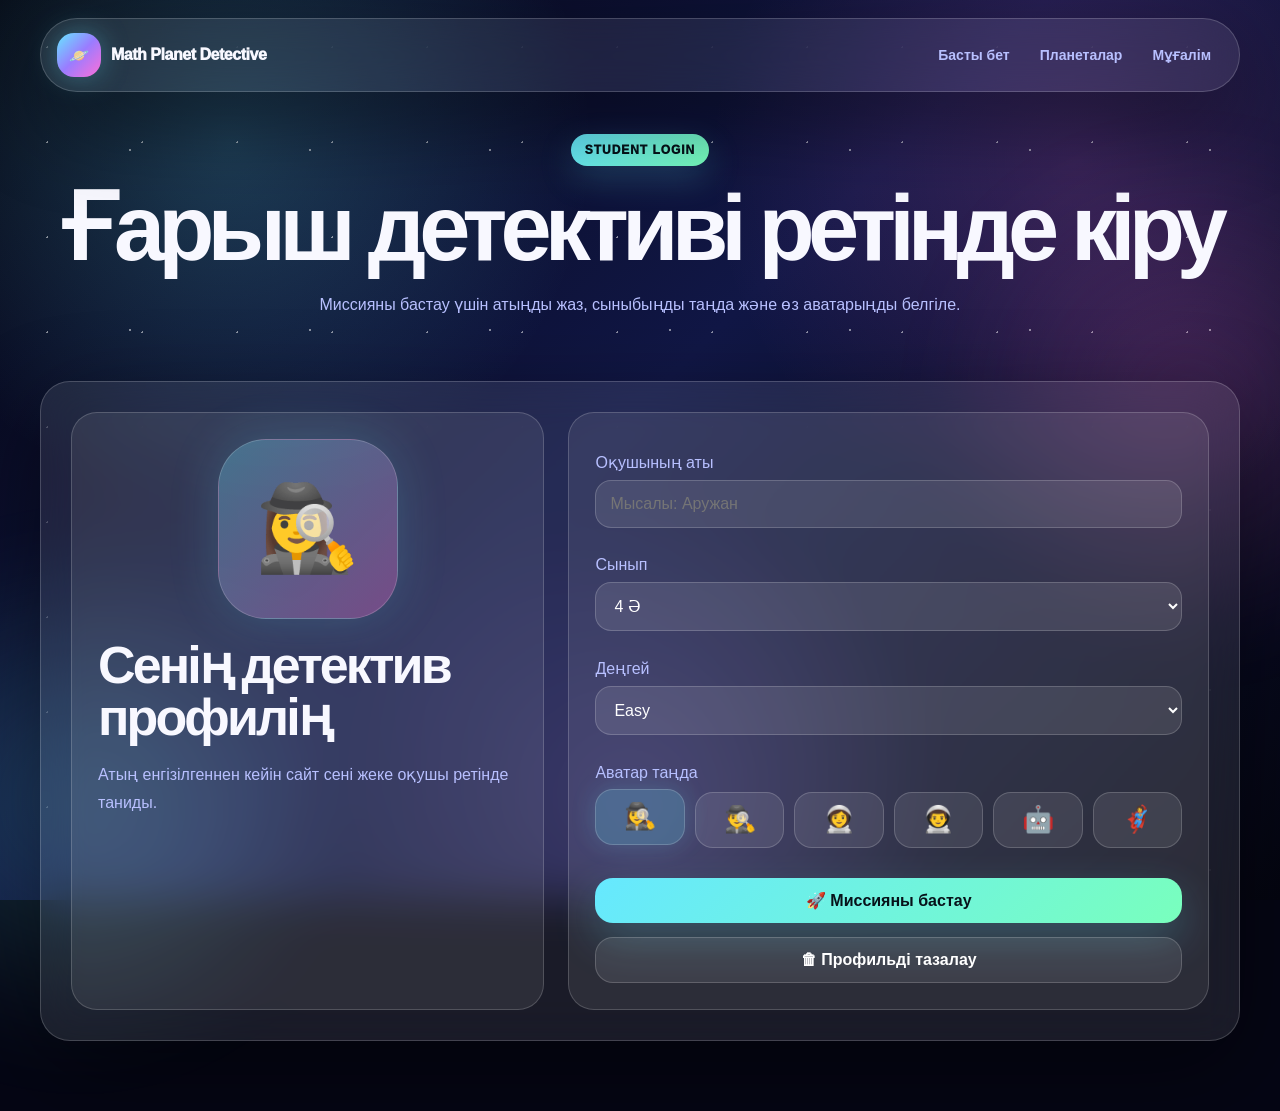
<file: student-login.html>
<!DOCTYPE html>
<html lang="kk">
<head>
  <meta charset="UTF-8" />
  <meta name="viewport" content="width=device-width, initial-scale=1.0" />
  <title>Оқушы кіруі</title>
  <link rel="stylesheet" href="css/style.css" />
</head>
<body>

  <div class="nebula nebula-1"></div>
  <div class="nebula nebula-2"></div>

  <header class="topbar">
    <a href="index.html" class="logo">
      <span class="logo-icon">🪐</span>
      <span>Math Planet Detective</span>
    </a>

    <nav>
      <a href="index.html">Басты бет</a>
      <a href="planets.html">Планеталар</a>
      <a href="teacher.html">Мұғалім</a>
    </nav>
  </header>

  <main class="container">

    <section class="page-title">
      <span class="tag">Student Login</span>
      <h1>Ғарыш детективі ретінде кіру</h1>
      <p>
        Миссияны бастау үшін атыңды жаз, сыныбыңды таңда және өз аватарыңды белгіле.
      </p>
    </section>

    <section class="student-login-card">

      <div class="login-visual">
        <div class="login-avatar" id="selectedAvatar">🕵️‍♀️</div>
        <h2>Сенің детектив профилің</h2>
        <p>Атың енгізілгеннен кейін сайт сені жеке оқушы ретінде таниды.</p>
      </div>

      <div class="login-form-panel">
        <label>Оқушының аты</label>
        <input type="text" id="loginStudentName" placeholder="Мысалы: Аружан" />

        <label>Сынып</label>
        <select id="loginClass">
         
          <option value="4 Ә">4 Ә</option>
  
        </select>

        <label>Деңгей</label>
        <select id="loginLevel">
          <option value="Easy">Easy</option>
          <option value="Medium">Medium</option>
          <option value="Pro">Pro</option>
        </select>

        <label>Аватар таңда</label>
        <div class="avatar-picker">
          <button type="button" class="avatar-option active" data-avatar="🕵️‍♀️">🕵️‍♀️</button>
          <button type="button" class="avatar-option" data-avatar="🕵️‍♂️">🕵️‍♂️</button>
          <button type="button" class="avatar-option" data-avatar="👩‍🚀">👩‍🚀</button>
          <button type="button" class="avatar-option" data-avatar="👨‍🚀">👨‍🚀</button>
          <button type="button" class="avatar-option" data-avatar="🤖">🤖</button>
          <button type="button" class="avatar-option" data-avatar="🦸‍♀️">🦸‍♀️</button>
        </div>

        <button class="btn primary full" id="startStudentMission">
          🚀 Миссияны бастау
        </button>

        <button class="btn ghost full" id="clearStudentProfile">
          🗑 Профильді тазалау
        </button>
      </div>

    </section>

  </main>

  <script>
    let selectedAvatar = "🕵️‍♀️";

    const avatarButtons = document.querySelectorAll(".avatar-option");
    const selectedAvatarBox = document.getElementById("selectedAvatar");

    avatarButtons.forEach(button => {
      button.addEventListener("click", () => {
        avatarButtons.forEach(btn => btn.classList.remove("active"));
        button.classList.add("active");

        selectedAvatar = button.dataset.avatar;
        selectedAvatarBox.textContent = selectedAvatar;
      });
    });

    document.getElementById("startStudentMission").addEventListener("click", () => {
      const name = document.getElementById("loginStudentName").value.trim();
      const studentClass = document.getElementById("loginClass").value;
      const level = document.getElementById("loginLevel").value;

      if (name === "") {
        alert("Алдымен оқушының атын жазыңыз.");
        return;
      }

      const studentProfile = {
        name: name,
        className: studentClass,
        level: level,
        avatar: selectedAvatar,
        stars: 0,
        badges: 0,
        missions: 0
      };

      localStorage.setItem("currentStudentProfile", JSON.stringify(studentProfile));

      window.location.href = "student.html";
    });

    document.getElementById("clearStudentProfile").addEventListener("click", () => {
      localStorage.removeItem("currentStudentProfile");
      alert("Оқушы профилі тазаланды.");
    });
  </script>

</body>
</html>
</file>
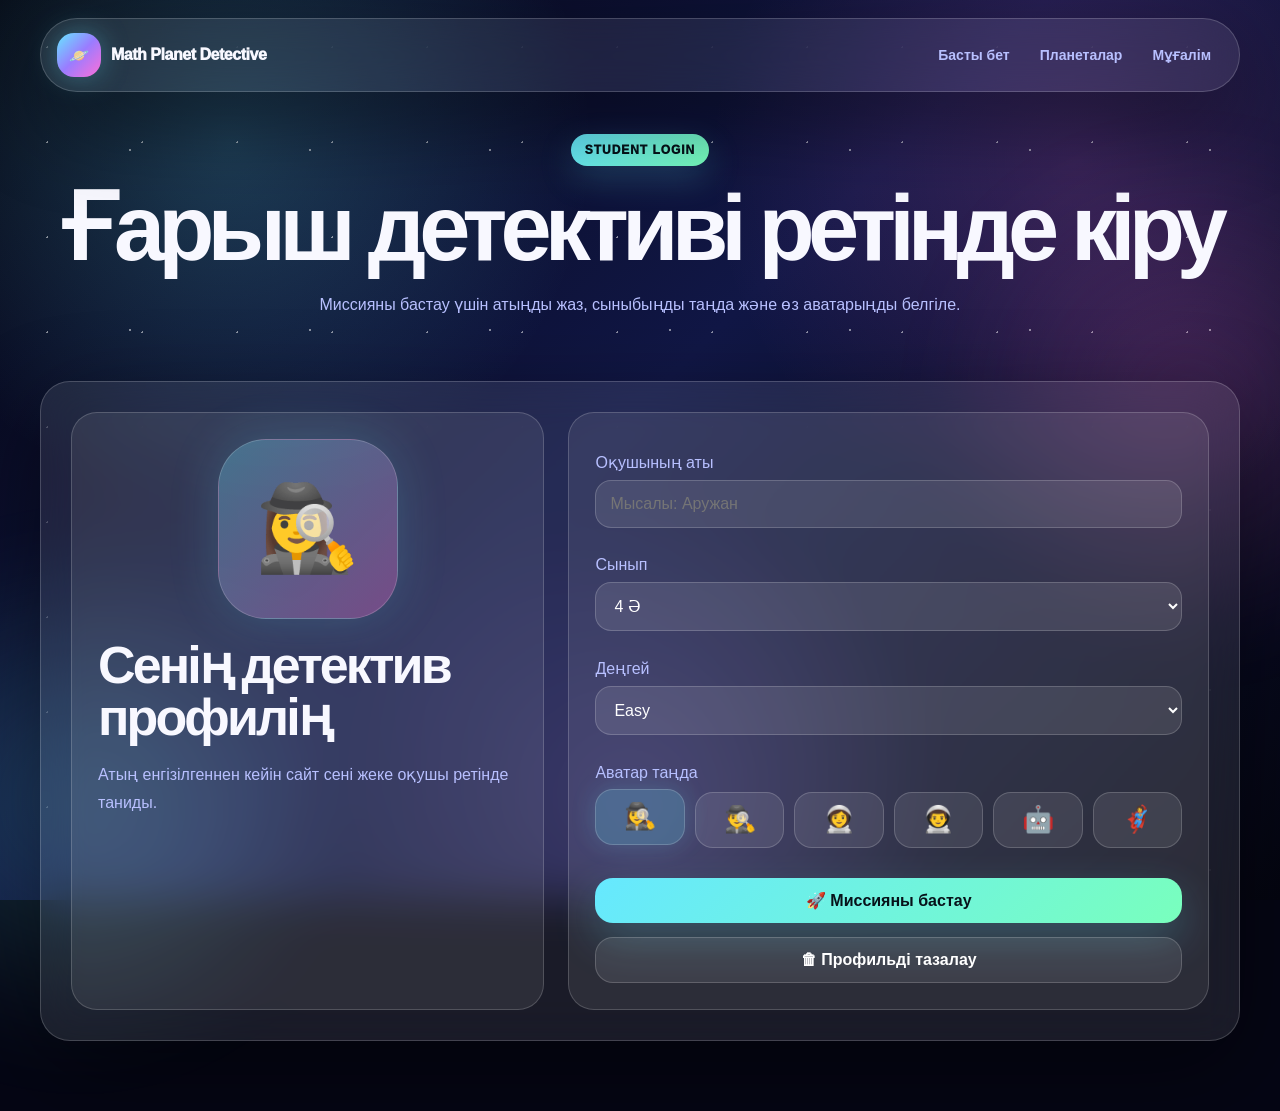
<file: student.html>
<!DOCTYPE html>
<html lang="kk">
<head>
  <meta charset="UTF-8" />
  <meta name="viewport" content="width=device-width, initial-scale=1.0" />
  <title>Оқушы кабинеті</title>
  <link rel="stylesheet" href="css/style.css" />
</head>
<body>

  <div class="nebula nebula-1"></div>
  <div class="nebula nebula-2"></div>

  <header class="topbar">
    <a href="index.html" class="logo">
      <span class="logo-icon">🪐</span>
      <span>Math Planet Detective</span>
    </a>

    <nav>
      <a href="planets.html">Планеталар</a>
      <a href="mission.html">Миссия</a>
      <a href="progress.html">Прогресс</a>
    </nav>
  </header>

  <main class="container">

    <section class="student-profile-panel">

      <div class="student-avatar-big" id="studentAvatar">🕵️‍♀️</div>

      <div>
        <span class="tag">Student Dashboard</span>
        <h1 id="studentNameTitle">Оқушы</h1>

        <p>
          Сынып: <b id="studentClassText">4 А</b> •
          Деңгей: <b id="studentLevelText">Medium</b>
        </p>

        <div class="hero-stats">
          <div>
            <b id="studentStarsText">0</b>
            <span>жұлдыз</span>
          </div>

          <div>
            <b id="studentBadgesText">0</b>
            <span>badge</span>
          </div>

          <div>
            <b id="studentMissionsText">0</b>
            <span>миссия</span>
          </div>
        </div>

        <div class="hero-buttons">
          <a href="planets.html" class="btn primary">🪐 Планеталар картасы</a>
          <a href="mission.html?planet=addition" class="btn secondary">➕ Бірінші миссия</a>
          <a href="student-login.html" class="btn ghost">Профильді өзгерту</a>
        </div>
      </div>

    </section>

    <section class="panel">
      <h2>Бүгінгі миссия</h2>

      <div class="ai-note">
        Бүгін сен “Қосу планетасынан” бастайсың. 5 есеп шығар, 3 clue жина және құпия кодты аш.
      </div>
    </section>

    <section class="feature-grid">
      <div class="feature-card">
        <div class="feature-icon">➕</div>
        <h3>Қосу планетасы</h3>
        <p>Көп таңбалы сандарды қосу.</p>
        <a href="mission.html?planet=addition" class="btn primary">Кіру</a>
      </div>

      <div class="feature-card">
        <div class="feature-icon">✖️</div>
        <h3>Көбейту планетасы</h3>
        <p>Көбейту кестесі және мәтіндік есептер.</p>
        <a href="mission.html?planet=multiplication" class="btn secondary">Кіру</a>
      </div>

      <div class="feature-card">
        <div class="feature-icon">🧩</div>
        <h3>Логика планетасы</h3>
        <p>Қатар, заңдылық және құпия код.</p>
        <a href="mission.html?planet=logic" class="btn ghost">Кіру</a>
      </div>

      <div class="feature-card">
        <div class="feature-icon">👑</div>
        <h3>Boss Planet</h3>
        <p>Финалдық аралас тапсырмалар.</p>
        <a href="mission.html?planet=boss" class="btn ghost">Кіру</a>
      </div>
    </section>

  </main>

  <script>
    const profile = JSON.parse(localStorage.getItem("currentStudentProfile"));

    if (!profile) {
      window.location.href = "student-login.html";
    } else {
      document.getElementById("studentAvatar").textContent = profile.avatar;
      document.getElementById("studentNameTitle").textContent = profile.name;
      document.getElementById("studentClassText").textContent = profile.className;
      document.getElementById("studentLevelText").textContent = profile.level;
      document.getElementById("studentStarsText").textContent = profile.stars || 0;
      document.getElementById("studentBadgesText").textContent = profile.badges || 0;
      document.getElementById("studentMissionsText").textContent = profile.missions || 0;
    }
  </script>

</body>
</html>
</file>
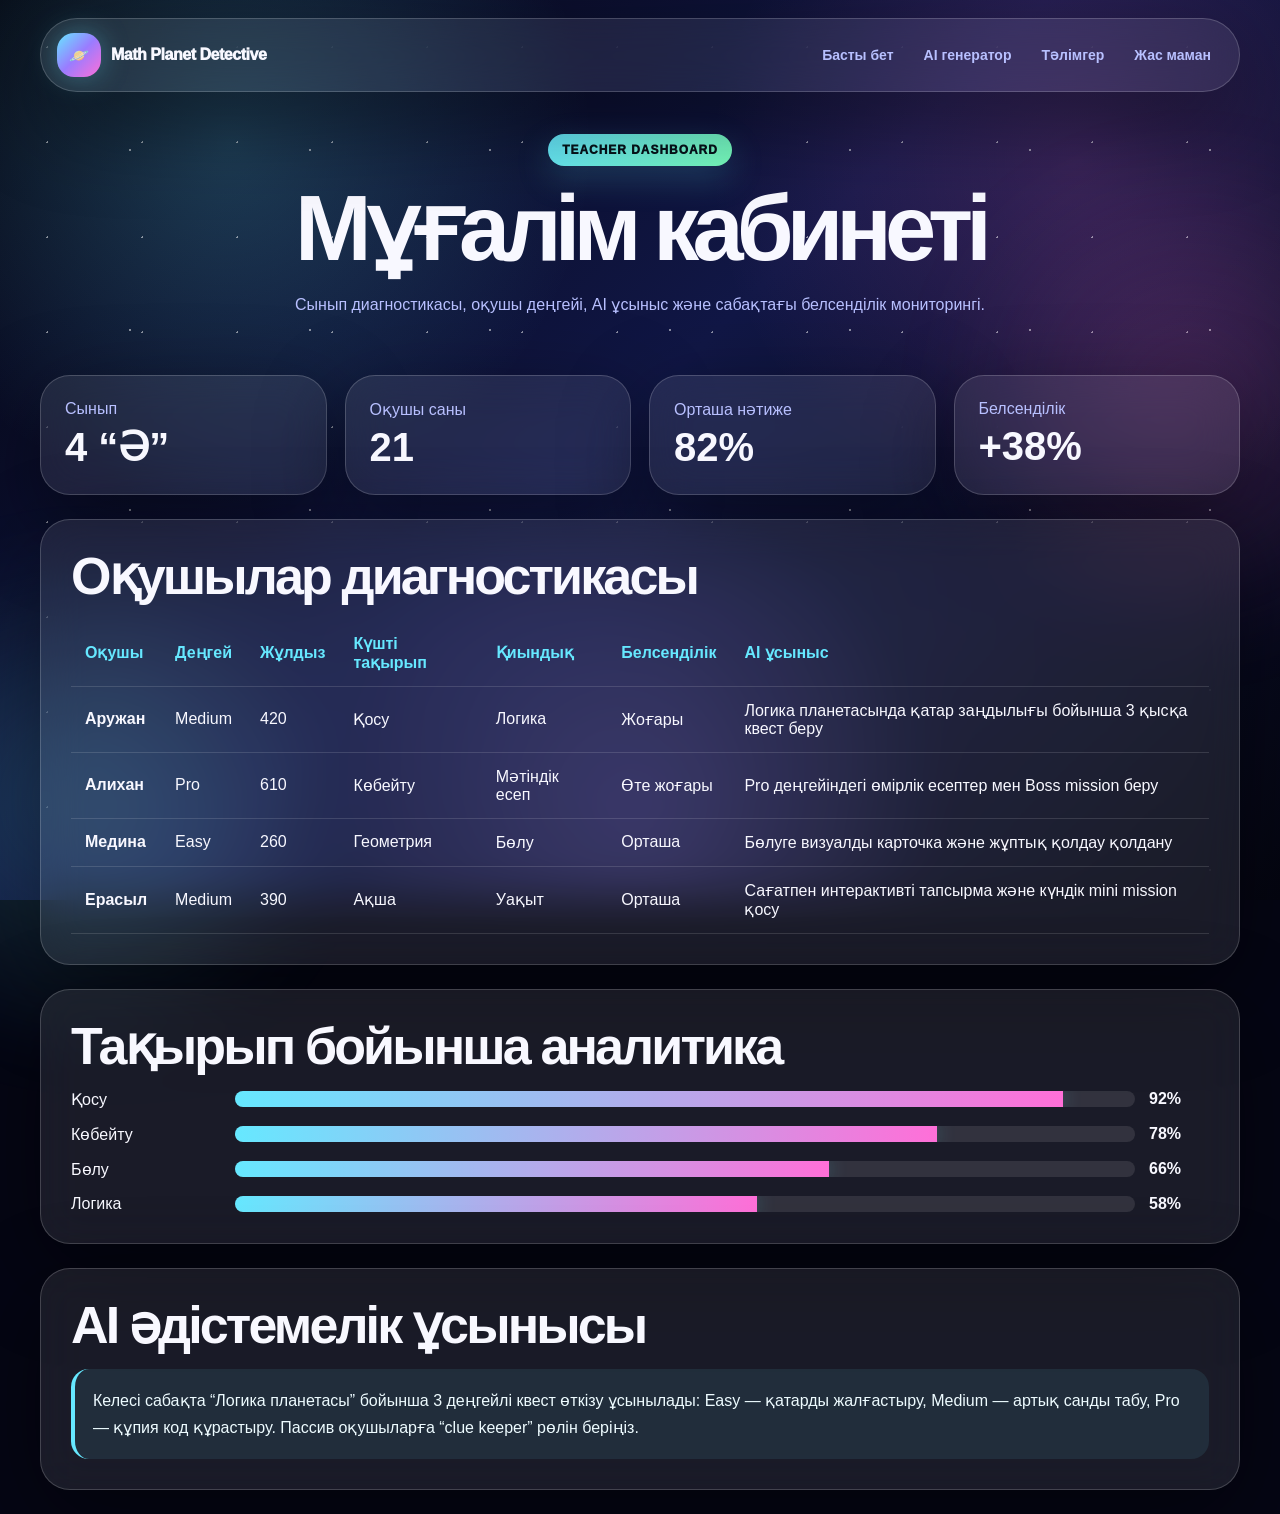
<file: teacher.html>
<!DOCTYPE html>
<html lang="kk">
<head>
  <meta charset="UTF-8" />
  <meta name="viewport" content="width=device-width, initial-scale=1.0" />
  <title>Мұғалім кабинеті</title>
  <link rel="stylesheet" href="css/style.css" />
</head>
<body>

  <div class="nebula nebula-1"></div>
  <div class="nebula nebula-2"></div>

  <header class="topbar">
    <a href="index.html" class="logo">
      <span class="logo-icon">🪐</span>
      <span>Math Planet Detective</span>
    </a>

    <nav>
      <a href="index.html">Басты бет</a>
      <a href="ai-generator.html">AI генератор</a>
      <a href="mentor.html">Тәлімгер</a>
      <a href="young-teacher.html">Жас маман</a>
    </nav>
  </header>

  <main class="container">

    <section class="page-title">
      <span class="tag">Teacher Dashboard</span>
      <h1>Мұғалім кабинеті</h1>
      <p>
        Сынып диагностикасы, оқушы деңгейі, AI ұсыныс және сабақтағы
        белсенділік мониторингі.
      </p>
    </section>

    <section class="stats-grid">
      <div class="stat-card">
        <span>Сынып</span>
        <b>4 “Ә”</b>
      </div>

      <div class="stat-card">
        <span>Оқушы саны</span>
        <b>21</b>
      </div>

      <div class="stat-card">
        <span>Орташа нәтиже</span>
        <b>82%</b>
      </div>

      <div class="stat-card">
        <span>Белсенділік</span>
        <b>+38%</b>
      </div>
    </section>

    <section class="panel">
      <h2>Оқушылар диагностикасы</h2>

      <div class="table-wrap">
        <table>
          <thead>
            <tr>
              <th>Оқушы</th>
              <th>Деңгей</th>
              <th>Жұлдыз</th>
              <th>Күшті тақырып</th>
              <th>Қиындық</th>
              <th>Белсенділік</th>
              <th>AI ұсыныс</th>
            </tr>
          </thead>
          <tbody id="studentTable"></tbody>
        </table>
      </div>
    </section>

    <section class="panel">
      <h2>Тақырып бойынша аналитика</h2>

      <div class="chart">
        <div class="bar">
          <span>Қосу</span>
          <div><i style="width:92%"></i></div>
          <b>92%</b>
        </div>

        <div class="bar">
          <span>Көбейту</span>
          <div><i style="width:78%"></i></div>
          <b>78%</b>
        </div>

        <div class="bar">
          <span>Бөлу</span>
          <div><i style="width:66%"></i></div>
          <b>66%</b>
        </div>

        <div class="bar">
          <span>Логика</span>
          <div><i style="width:58%"></i></div>
          <b>58%</b>
        </div>
      </div>
    </section>

    <section class="panel">
      <h2>AI әдістемелік ұсынысы</h2>

      <div class="ai-note">
        Келесі сабақта “Логика планетасы” бойынша 3 деңгейлі квест өткізу ұсынылады:
        Easy — қатарды жалғастыру, Medium — артық санды табу, Pro — құпия код құрастыру.
        Пассив оқушыларға “clue keeper” рөлін беріңіз.
      </div>
    </section>

  </main>

  <script src="js/data.js"></script>
  <script src="js/app.js"></script>
</body>
</html>
</file>
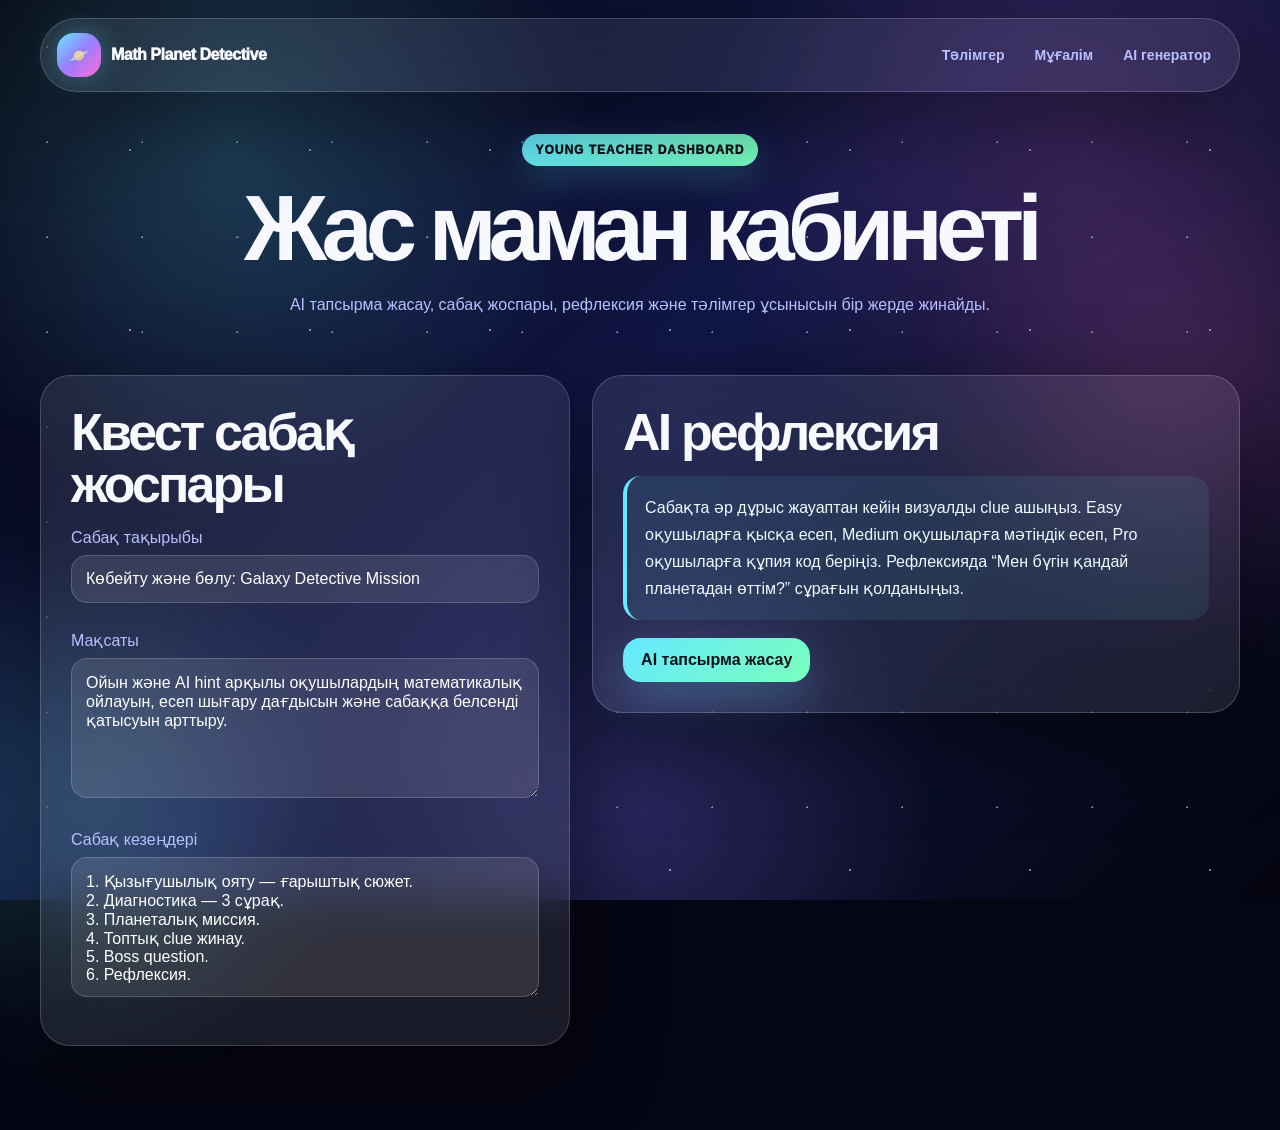
<file: young-teacher.html>
<!DOCTYPE html>
<html lang="kk">
<head>
  <meta charset="UTF-8" />
  <meta name="viewport" content="width=device-width, initial-scale=1.0" />
  <title>Жас маман кабинеті</title>
  <link rel="stylesheet" href="css/style.css" />
</head>
<body>

  <div class="nebula nebula-1"></div>
  <div class="nebula nebula-2"></div>

  <header class="topbar">
    <a href="index.html" class="logo">
      <span class="logo-icon">🪐</span>
      <span>Math Planet Detective</span>
    </a>

    <nav>
      <a href="mentor.html">Тәлімгер</a>
      <a href="teacher.html">Мұғалім</a>
      <a href="ai-generator.html">AI генератор</a>
    </nav>
  </header>

  <main class="container">

    <section class="page-title">
      <span class="tag">Young Teacher Dashboard</span>
      <h1>Жас маман кабинеті</h1>
      <p>
        AI тапсырма жасау, сабақ жоспары, рефлексия және тәлімгер ұсынысын
        бір жерде жинайды.
      </p>
    </section>

    <section class="two-column">

      <div class="panel">
        <h2>Квест сабақ жоспары</h2>

        <label>Сабақ тақырыбы</label>
        <input value="Көбейту және бөлу: Galaxy Detective Mission" />

        <label>Мақсаты</label>
        <textarea>
Ойын және AI hint арқылы оқушылардың математикалық ойлауын, есеп шығару дағдысын және сабаққа белсенді қатысуын арттыру.
        </textarea>

        <label>Сабақ кезеңдері</label>
        <textarea>
1. Қызығушылық ояту — ғарыштық сюжет.
2. Диагностика — 3 сұрақ.
3. Планеталық миссия.
4. Топтық clue жинау.
5. Boss question.
6. Рефлексия.
        </textarea>
      </div>

      <div class="panel">
        <h2>AI рефлексия</h2>

        <div class="ai-note">
          Сабақта әр дұрыс жауаптан кейін визуалды clue ашыңыз.
          Easy оқушыларға қысқа есеп, Medium оқушыларға мәтіндік есеп,
          Pro оқушыларға құпия код беріңіз.
          Рефлексияда “Мен бүгін қандай планетадан өттім?” сұрағын қолданыңыз.
        </div>

        <br />

        <a href="ai-generator.html" class="btn primary">AI тапсырма жасау</a>
      </div>

    </section>

  </main>

</body>
</html>
</file>
<file: css/style.css>
:root {
  --bg: #050614;
  --deep: #080b28;
  --text: #f8f8ff;
  --muted: #b8c0ff;
  --cyan: #66e8ff;
  --blue: #5a8dff;
  --violet: #9a7cff;
  --pink: #ff6fd8;
  --gold: #ffd166;
  --green: #79ffbd;
  --glass: rgba(255, 255, 255, 0.085);
  --glass-strong: rgba(255, 255, 255, 0.14);
  --line: rgba(255, 255, 255, 0.18);
  --shadow: 0 28px 90px rgba(0, 0, 0, 0.45);
  --radius: 30px;
}

* {
  box-sizing: border-box;
}

html {
  scroll-behavior: smooth;
}

body {
  margin: 0;
  font-family: Inter, Arial, sans-serif;
  background: var(--bg);
  color: var(--text);
  overflow-x: hidden;
}

body::before {
  content: "";
  position: fixed;
  inset: 0;
  z-index: -10;
  background:
    radial-gradient(circle at 18% 16%, rgba(102, 232, 255, 0.22), transparent 28%),
    radial-gradient(circle at 84% 18%, rgba(255, 111, 216, 0.17), transparent 28%),
    radial-gradient(circle at 50% 90%, rgba(154, 124, 255, 0.2), transparent 30%),
    linear-gradient(135deg, #040510 0%, #111746 48%, #040510 100%);
}

body::after {
  content: "";
  position: fixed;
  inset: 0;
  z-index: -9;
  opacity: 0.5;
  background-image:
    radial-gradient(#fff 1px, transparent 1px),
    radial-gradient(#fff 1px, transparent 1px);
  background-size: 95px 95px, 180px 180px;
  background-position: 0 0, 40px 60px;
  animation: stars 80s linear infinite;
}

@keyframes stars {
  to {
    transform: translate(-260px, 170px);
  }
}

a {
  color: inherit;
  text-decoration: none;
}

button,
input,
select,
textarea {
  font: inherit;
}

.nebula {
  position: fixed;
  width: 520px;
  height: 520px;
  border-radius: 50%;
  filter: blur(45px);
  opacity: 0.35;
  z-index: -8;
  pointer-events: none;
}

.nebula-1 {
  left: -180px;
  bottom: -160px;
  background: radial-gradient(circle, rgba(102, 232, 255, 0.65), transparent 70%);
}

.nebula-2 {
  right: -170px;
  top: 140px;
  background: radial-gradient(circle, rgba(255, 111, 216, 0.55), transparent 70%);
}

.container {
  width: min(1200px, calc(100% - 34px));
  margin: 0 auto;
}

.topbar {
  width: min(1200px, calc(100% - 34px));
  margin: 18px auto 0;
  padding: 14px 16px;
  position: sticky;
  top: 14px;
  z-index: 100;
  display: flex;
  align-items: center;
  justify-content: space-between;
  gap: 14px;
  background: rgba(255, 255, 255, 0.078);
  border: 1px solid var(--line);
  border-radius: 999px;
  backdrop-filter: blur(22px);
  box-shadow: var(--shadow);
}

.logo {
  display: flex;
  align-items: center;
  gap: 10px;
  font-weight: 950;
  letter-spacing: -0.03em;
  white-space: nowrap;
}

.logo-icon {
  width: 44px;
  height: 44px;
  border-radius: 17px;
  display: grid;
  place-items: center;
  background: linear-gradient(135deg, var(--cyan), var(--violet), var(--pink));
  box-shadow: 0 0 28px rgba(102, 232, 255, 0.35);
}

.topbar nav {
  display: flex;
  align-items: center;
  justify-content: center;
  gap: 6px;
  flex-wrap: wrap;
}

.topbar nav a {
  color: var(--muted);
  padding: 10px 12px;
  border-radius: 14px;
  font-weight: 700;
  font-size: 14px;
  transition: 0.25s;
}

.topbar nav a:hover {
  color: #fff;
  background: rgba(255, 255, 255, 0.11);
}

.hero {
  min-height: 82vh;
  display: grid;
  grid-template-columns: 1.08fr 0.92fr;
  gap: 52px;
  align-items: center;
  padding: 58px 0 32px;
}

.tag {
  display: inline-flex;
  align-items: center;
  width: fit-content;
  color: #06121a;
  background: linear-gradient(135deg, var(--cyan), var(--green));
  border-radius: 999px;
  padding: 9px 14px;
  font-size: 12px;
  text-transform: uppercase;
  font-weight: 950;
  letter-spacing: 0.08em;
  box-shadow: 0 12px 34px rgba(102, 232, 255, 0.22);
}

h1,
h2,
h3,
p {
  margin-top: 0;
}

h1 {
  font-size: clamp(45px, 7.6vw, 92px);
  line-height: 0.92;
  letter-spacing: -0.075em;
  margin: 20px 0;
}

h2 {
  font-size: clamp(28px, 4.2vw, 52px);
  line-height: 1;
  letter-spacing: -0.055em;
  margin: 0 0 18px;
}

h3 {
  letter-spacing: -0.025em;
  margin-bottom: 9px;
}

p {
  color: var(--muted);
  line-height: 1.75;
}

.hero p {
  font-size: 18px;
  max-width: 720px;
}

.hero-buttons {
  display: flex;
  gap: 12px;
  flex-wrap: wrap;
  margin-top: 28px;
}

.btn {
  border: 0;
  cursor: pointer;
  border-radius: 18px;
  padding: 13px 18px;
  font-weight: 900;
  display: inline-flex;
  align-items: center;
  justify-content: center;
  gap: 8px;
  transition: 0.25s;
  white-space: nowrap;
}

.btn:hover {
  transform: translateY(-3px);
  filter: brightness(1.08);
}

.btn.primary {
  color: #07121a;
  background: linear-gradient(135deg, var(--cyan), var(--green));
  box-shadow: 0 16px 44px rgba(102, 232, 255, 0.24);
}

.btn.secondary {
  color: #fff;
  background: linear-gradient(135deg, var(--violet), var(--pink));
}

.btn.ghost {
  color: #fff;
  background: rgba(255, 255, 255, 0.09);
  border: 1px solid var(--line);
}

.btn.full {
  width: 100%;
  margin-top: 14px;
}

.hero-stats {
  display: grid;
  grid-template-columns: repeat(3, 1fr);
  gap: 14px;
  margin-top: 26px;
  max-width: 720px;
}

.hero-stats div {
  padding: 16px;
  border-radius: 22px;
  background: rgba(255, 255, 255, 0.08);
  border: 1px solid var(--line);
}

.hero-stats b {
  display: block;
  font-size: 28px;
}

.hero-stats span {
  color: var(--muted);
  font-size: 13px;
}

.hero-visual {
  position: relative;
  min-height: 570px;
  display: grid;
  place-items: center;
}

.orbit {
  position: absolute;
  border: 1px solid rgba(255, 255, 255, 0.16);
  border-radius: 50%;
  transform: rotate(-18deg);
}

.orbit-1 {
  width: 280px;
  height: 280px;
}

.orbit-2 {
  width: 410px;
  height: 410px;
}

.orbit-3 {
  width: 535px;
  height: 535px;
}

.main-planet {
  width: 265px;
  height: 265px;
  border-radius: 50%;
  display: grid;
  place-items: center;
  font-size: 88px;
  background:
    radial-gradient(circle at 28% 18%, #fff, transparent 14%),
    linear-gradient(135deg, #7bffca, #66e8ff 44%, #9a7cff 73%, #ff6fd8);
  box-shadow:
    inset -36px -35px 65px rgba(0, 0, 0, 0.27),
    0 0 95px rgba(102, 232, 255, 0.36);
  animation: float 5s ease-in-out infinite;
}

.mini-planet {
  position: absolute;
  width: 80px;
  height: 80px;
  border-radius: 50%;
  display: grid;
  place-items: center;
  font-size: 30px;
  background: rgba(255, 255, 255, 0.11);
  border: 1px solid var(--line);
  backdrop-filter: blur(12px);
  box-shadow: 0 0 35px rgba(255, 255, 255, 0.12);
  animation: float 5.4s ease-in-out infinite;
}

.p1 {
  top: 82px;
  right: 70px;
}

.p2 {
  bottom: 105px;
  left: 40px;
  animation-delay: 0.8s;
}

.p3 {
  top: 365px;
  right: 5px;
  animation-delay: 1.2s;
}

.rocket {
  position: absolute;
  left: 100px;
  top: 120px;
  font-size: 46px;
  animation: rocket 7s ease-in-out infinite;
}

@keyframes float {
  50% {
    transform: translateY(-18px) rotate(4deg);
  }
}

@keyframes rocket {
  0%,
  100% {
    transform: translate(0, 0) rotate(-12deg);
  }

  50% {
    transform: translate(35px, -25px) rotate(6deg);
  }
}

.section-title {
  text-align: center;
  max-width: 850px;
  margin: 56px auto 28px;
}

.section-title.small {
  margin-top: 0;
}

.page-title {
  text-align: center;
  padding: 42px 0 16px;
}

.panel,
.feature-card,
.planet-card,
.stat-card,
.mission-card,
.detective-board {
  background: var(--glass);
  border: 1px solid var(--line);
  border-radius: var(--radius);
  backdrop-filter: blur(22px);
  box-shadow: var(--shadow);
}

.panel {
  padding: 30px;
  margin: 24px 0;
}

.feature-grid {
  display: grid;
  grid-template-columns: repeat(4, 1fr);
  gap: 18px;
}

.feature-card {
  padding: 24px;
  transition: 0.28s;
  position: relative;
  overflow: hidden;
}

.feature-card:hover,
.planet-card:hover {
  transform: translateY(-7px);
  background: var(--glass-strong);
}

.feature-icon {
  width: 56px;
  height: 56px;
  border-radius: 19px;
  display: grid;
  place-items: center;
  font-size: 27px;
  margin-bottom: 14px;
  background: linear-gradient(135deg, rgba(102, 232, 255, 0.25), rgba(255, 111, 216, 0.24));
}

.mission-path {
  display: flex;
  align-items: center;
  justify-content: center;
  gap: 14px;
  overflow-x: auto;
  padding: 26px 0;
}

.path-node {
  min-width: 112px;
  height: 112px;
  border-radius: 33px;
  background: rgba(255, 255, 255, 0.09);
  border: 1px solid var(--line);
  display: grid;
  place-items: center;
  font-size: 32px;
}

.path-node small {
  display: block;
  font-size: 12px;
  color: var(--muted);
  margin-top: -18px;
}

.path-node.active,
.path-node.boss {
  background: linear-gradient(135deg, rgba(102, 232, 255, 0.32), rgba(255, 111, 216, 0.25));
  box-shadow: 0 0 30px rgba(102, 232, 255, 0.22);
}

.path-line {
  min-width: 58px;
  height: 2px;
  background: linear-gradient(90deg, var(--cyan), var(--pink));
}

.planet-map {
  display: grid;
  grid-template-columns: repeat(4, 1fr);
  gap: 20px;
  padding-bottom: 40px;
}

.planet-card {
  padding: 24px;
  min-height: 260px;
  position: relative;
  overflow: hidden;
  transition: 0.28s;
}

.planet-card::after {
  content: "";
  position: absolute;
  right: -70px;
  bottom: -75px;
  width: 190px;
  height: 190px;
  border-radius: 50%;
  background: radial-gradient(circle, rgba(102, 232, 255, 0.22), transparent 66%);
}

.planet-emoji {
  display: inline-block;
  font-size: 62px;
  margin-bottom: 14px;
}

.badge-row {
  display: flex;
  gap: 8px;
  flex-wrap: wrap;
  margin: 12px 0;
}

.chip {
  font-size: 12px;
  color: #fff;
  padding: 7px 10px;
  border-radius: 999px;
  background: rgba(255, 255, 255, 0.1);
  border: 1px solid var(--line);
}

.mission-layout {
  display: grid;
  grid-template-columns: 1fr 350px;
  gap: 22px;
  padding: 42px 0 70px;
}

.mission-card,
.detective-board {
  padding: 26px;
}

.mission-header {
  display: flex;
  justify-content: space-between;
  gap: 14px;
  align-items: flex-start;
}

.timer {
  padding: 12px 16px;
  border-radius: 18px;
  background: rgba(255, 255, 255, 0.1);
  border: 1px solid var(--line);
  font-weight: 950;
}

.question-box {
  margin-top: 22px;
  padding: 24px;
  border-radius: 26px;
  background: rgba(255, 255, 255, 0.08);
  border: 1px solid var(--line);
}

.question-meta {
  display: flex;
  justify-content: space-between;
  color: var(--muted);
  margin-bottom: 14px;
}

.answers {
  display: grid;
  gap: 10px;
  margin: 18px 0;
}

.answer-btn {
  padding: 16px;
  border-radius: 18px;
  border: 1px solid var(--line);
  background: rgba(255, 255, 255, 0.08);
  color: #fff;
  cursor: pointer;
  text-align: left;
  transition: 0.2s;
}

.answer-btn:hover,
.answer-btn.selected {
  background: rgba(102, 232, 255, 0.2);
  transform: translateX(4px);
}

.feedback,
.ai-note,
.result-box {
  padding: 18px;
  border-radius: 18px;
  background: rgba(102, 232, 255, 0.09);
  border-left: 4px solid var(--cyan);
  line-height: 1.7;
  color: #eefbff;
}

.clue {
  padding: 13px;
  margin: 10px 0;
  border-radius: 16px;
  border: 1px solid var(--line);
  background: rgba(255, 255, 255, 0.09);
}

.locked {
  opacity: 0.5;
  filter: grayscale(0.7);
}

.score-box,
.code-box {
  margin-top: 18px;
  padding: 18px;
  border-radius: 20px;
  background: rgba(255, 255, 255, 0.08);
  border: 1px solid var(--line);
}

.score-box b {
  display: block;
  font-size: 44px;
  color: var(--gold);
}

.stats-grid {
  display: grid;
  grid-template-columns: repeat(4, 1fr);
  gap: 18px;
  margin: 24px 0;
}

.stat-card {
  padding: 24px;
}

.stat-card span {
  color: var(--muted);
}

.stat-card b {
  display: block;
  font-size: 40px;
  margin-top: 6px;
}

.table-wrap {
  overflow-x: auto;
}

table {
  width: 100%;
  border-collapse: collapse;
  min-width: 760px;
}

th,
td {
  padding: 14px;
  border-bottom: 1px solid rgba(255, 255, 255, 0.13);
  text-align: left;
}

th {
  color: var(--cyan);
}

.chart {
  display: grid;
  gap: 16px;
}

.bar {
  display: grid;
  grid-template-columns: 150px 1fr 60px;
  align-items: center;
  gap: 14px;
}

.bar div {
  height: 16px;
  border-radius: 999px;
  background: rgba(255, 255, 255, 0.1);
  overflow: hidden;
}

.bar i {
  display: block;
  height: 100%;
  background: linear-gradient(90deg, var(--cyan), var(--pink));
  box-shadow: 0 0 20px rgba(102, 232, 255, 0.24);
}

.two-column {
  display: grid;
  grid-template-columns: 0.9fr 1.1fr;
  gap: 22px;
  align-items: start;
  padding-bottom: 60px;
}

input,
select,
textarea {
  width: 100%;
  padding: 14px;
  border-radius: 16px;
  border: 1px solid var(--line);
  background: rgba(255, 255, 255, 0.1);
  color: #fff;
  outline: none;
  margin: 8px 0 14px;
}

textarea {
  min-height: 140px;
  resize: vertical;
}

label {
  display: block;
  margin-top: 14px;
  color: var(--muted);
}

.checklist {
  display: grid;
  gap: 12px;
}

.checklist label {
  margin: 0;
  padding: 14px;
  border-radius: 16px;
  background: rgba(255, 255, 255, 0.08);
}

@media (max-width: 1000px) {
  .hero,
  .mission-layout,
  .two-column {
    grid-template-columns: 1fr;
  }

  .feature-grid,
  .planet-map,
  .stats-grid {
    grid-template-columns: repeat(2, 1fr);
  }

  .hero-visual {
    min-height: 420px;
  }

  .topbar {
    border-radius: 28px;
    align-items: flex-start;
    flex-direction: column;
  }
}

@media (max-width: 640px) {
  .feature-grid,
  .planet-map,
  .stats-grid {
    grid-template-columns: 1fr;
  }

  .hero-visual {
    display: none;
  }

  h1 {
    font-size: 42px;
  }

  .bar {
    grid-template-columns: 1fr;
  }
}
.student-login-card {
  display: grid;
  grid-template-columns: 0.85fr 1.15fr;
  gap: 24px;
  align-items: stretch;
  padding: 30px;
  margin: 30px 0 70px;
  border-radius: var(--radius);
  background: var(--glass);
  border: 1px solid var(--line);
  backdrop-filter: blur(22px);
  box-shadow: var(--shadow);
}

.login-visual,
.login-form-panel {
  padding: 26px;
  border-radius: 26px;
  background: rgba(255, 255, 255, 0.08);
  border: 1px solid var(--line);
}

.login-avatar {
  width: 180px;
  height: 180px;
  margin: 0 auto 20px;
  border-radius: 48px;
  display: grid;
  place-items: center;
  font-size: 84px;
  background: linear-gradient(135deg, rgba(102, 232, 255, 0.32), rgba(255, 111, 216, 0.32));
  border: 1px solid var(--line);
  box-shadow: 0 0 50px rgba(102, 232, 255, 0.18);
}

.avatar-picker {
  display: grid;
  grid-template-columns: repeat(6, 1fr);
  gap: 10px;
  margin: 10px 0 16px;
}

.avatar-option {
  height: 56px;
  border-radius: 18px;
  border: 1px solid var(--line);
  background: rgba(255, 255, 255, 0.09);
  color: #fff;
  font-size: 26px;
  cursor: pointer;
  transition: 0.2s;
}

.avatar-option:hover,
.avatar-option.active {
  transform: translateY(-3px);
  background: rgba(102, 232, 255, 0.22);
  box-shadow: 0 0 24px rgba(102, 232, 255, 0.18);
}

.student-profile-panel {
  display: grid;
  grid-template-columns: 220px 1fr;
  gap: 28px;
  align-items: center;
  padding: 30px;
  margin: 42px 0 28px;
  border-radius: var(--radius);
  background: var(--glass);
  border: 1px solid var(--line);
  backdrop-filter: blur(22px);
  box-shadow: var(--shadow);
}

.student-avatar-big {
  width: 180px;
  height: 180px;
  border-radius: 50px;
  display: grid;
  place-items: center;
  font-size: 86px;
  background: linear-gradient(135deg, rgba(102, 232, 255, 0.32), rgba(255, 111, 216, 0.32));
  border: 1px solid var(--line);
}

.current-student-mini {
  display: flex;
  align-items: center;
  gap: 10px;
  padding: 10px 14px;
  border-radius: 18px;
  background: rgba(255, 255, 255, 0.09);
  border: 1px solid var(--line);
}

.current-student-mini span {
  font-size: 28px;
}

.current-student-mini small {
  display: block;
  color: var(--muted);
  font-size: 11px;
}

.current-student-mini b {
  display: block;
}

@media (max-width: 900px) {
  .student-login-card,
  .student-profile-panel {
    grid-template-columns: 1fr;
  }

  .avatar-picker {
    grid-template-columns: repeat(3, 1fr);
  }
}
.positive {
  color: var(--green);
  font-weight: 900;
}

.negative {
  color: #ff6b8a;
  font-weight: 900;
}

.mission-results-header {
  display: flex;
  justify-content: space-between;
  align-items: flex-start;
  gap: 18px;
  margin-bottom: 20px;
}

.mission-results-header p {
  margin-bottom: 0;
}

.mission-results-box {
  display: grid;
  gap: 20px;
}

.mission-result-card {
  padding: 22px;
  border-radius: 26px;
  background: rgba(255, 255, 255, 0.08);
  border: 1px solid var(--line);
}

.mission-result-header {
  display: flex;
  justify-content: space-between;
  gap: 18px;
  align-items: flex-start;
  margin-bottom: 18px;
}

.mission-result-header h3 {
  margin-bottom: 6px;
}

.mission-result-header p {
  margin: 0;
}

.mission-score {
  text-align: right;
  min-width: 120px;
}

.mission-score strong {
  display: block;
  font-size: 32px;
  color: var(--gold);
}

.mission-score span {
  color: var(--muted);
  font-size: 13px;
}

.answers-list {
  display: grid;
  gap: 12px;
}

.saved-answer {
  padding: 15px;
  border-radius: 18px;
  background: rgba(255, 255, 255, 0.08);
  border: 1px solid var(--line);
}

.saved-answer.correct {
  border-left: 4px solid var(--green);
}

.saved-answer.wrong {
  border-left: 4px solid #ff6b8a;
}

.saved-answer-top {
  display: flex;
  justify-content: space-between;
  gap: 12px;
  flex-wrap: wrap;
}

.saved-answer-top span {
  color: var(--muted);
  font-size: 13px;
}

.saved-answer p {
  margin: 8px 0;
}

.saved-answer small {
  color: var(--muted);
  line-height: 1.6;
}

@media (max-width: 700px) {
  .mission-results-header,
  .mission-result-header {
    flex-direction: column;
  }

  .mission-score {
    text-align: left;
  }
}
</file>
